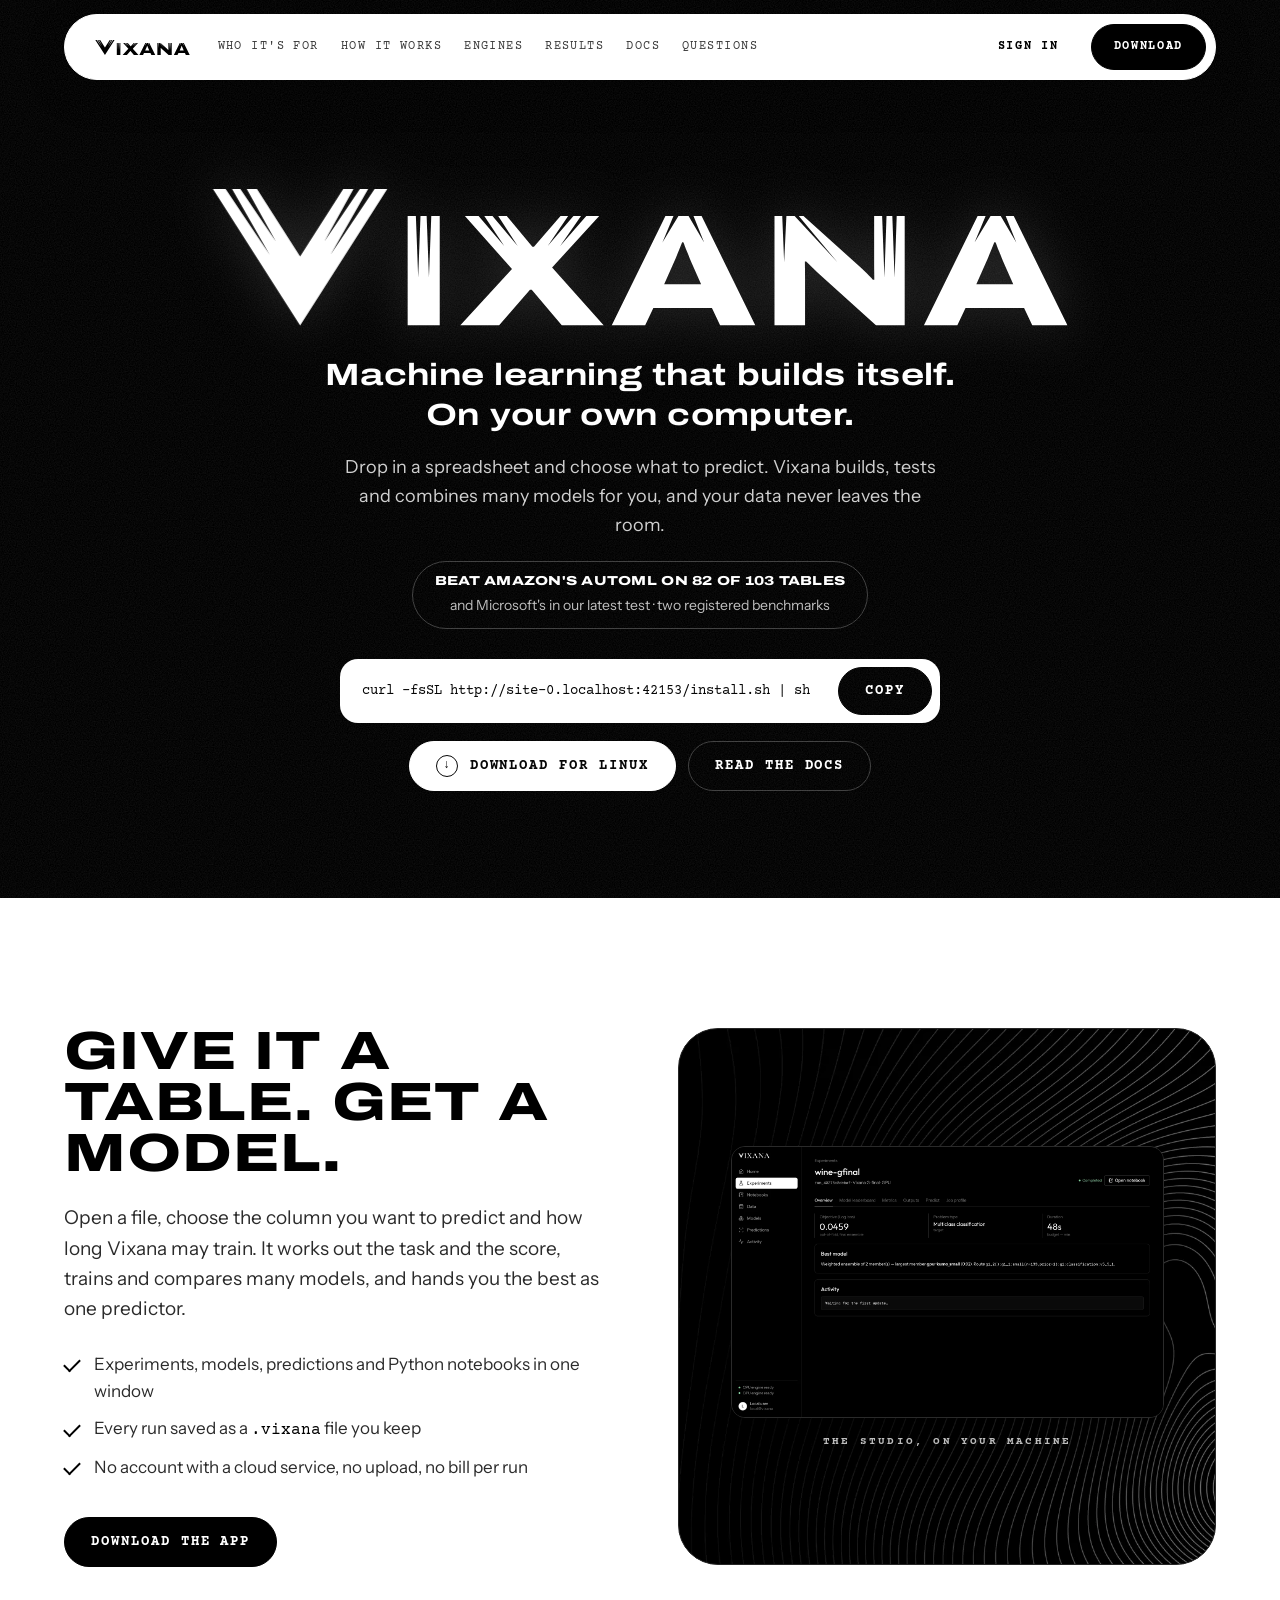
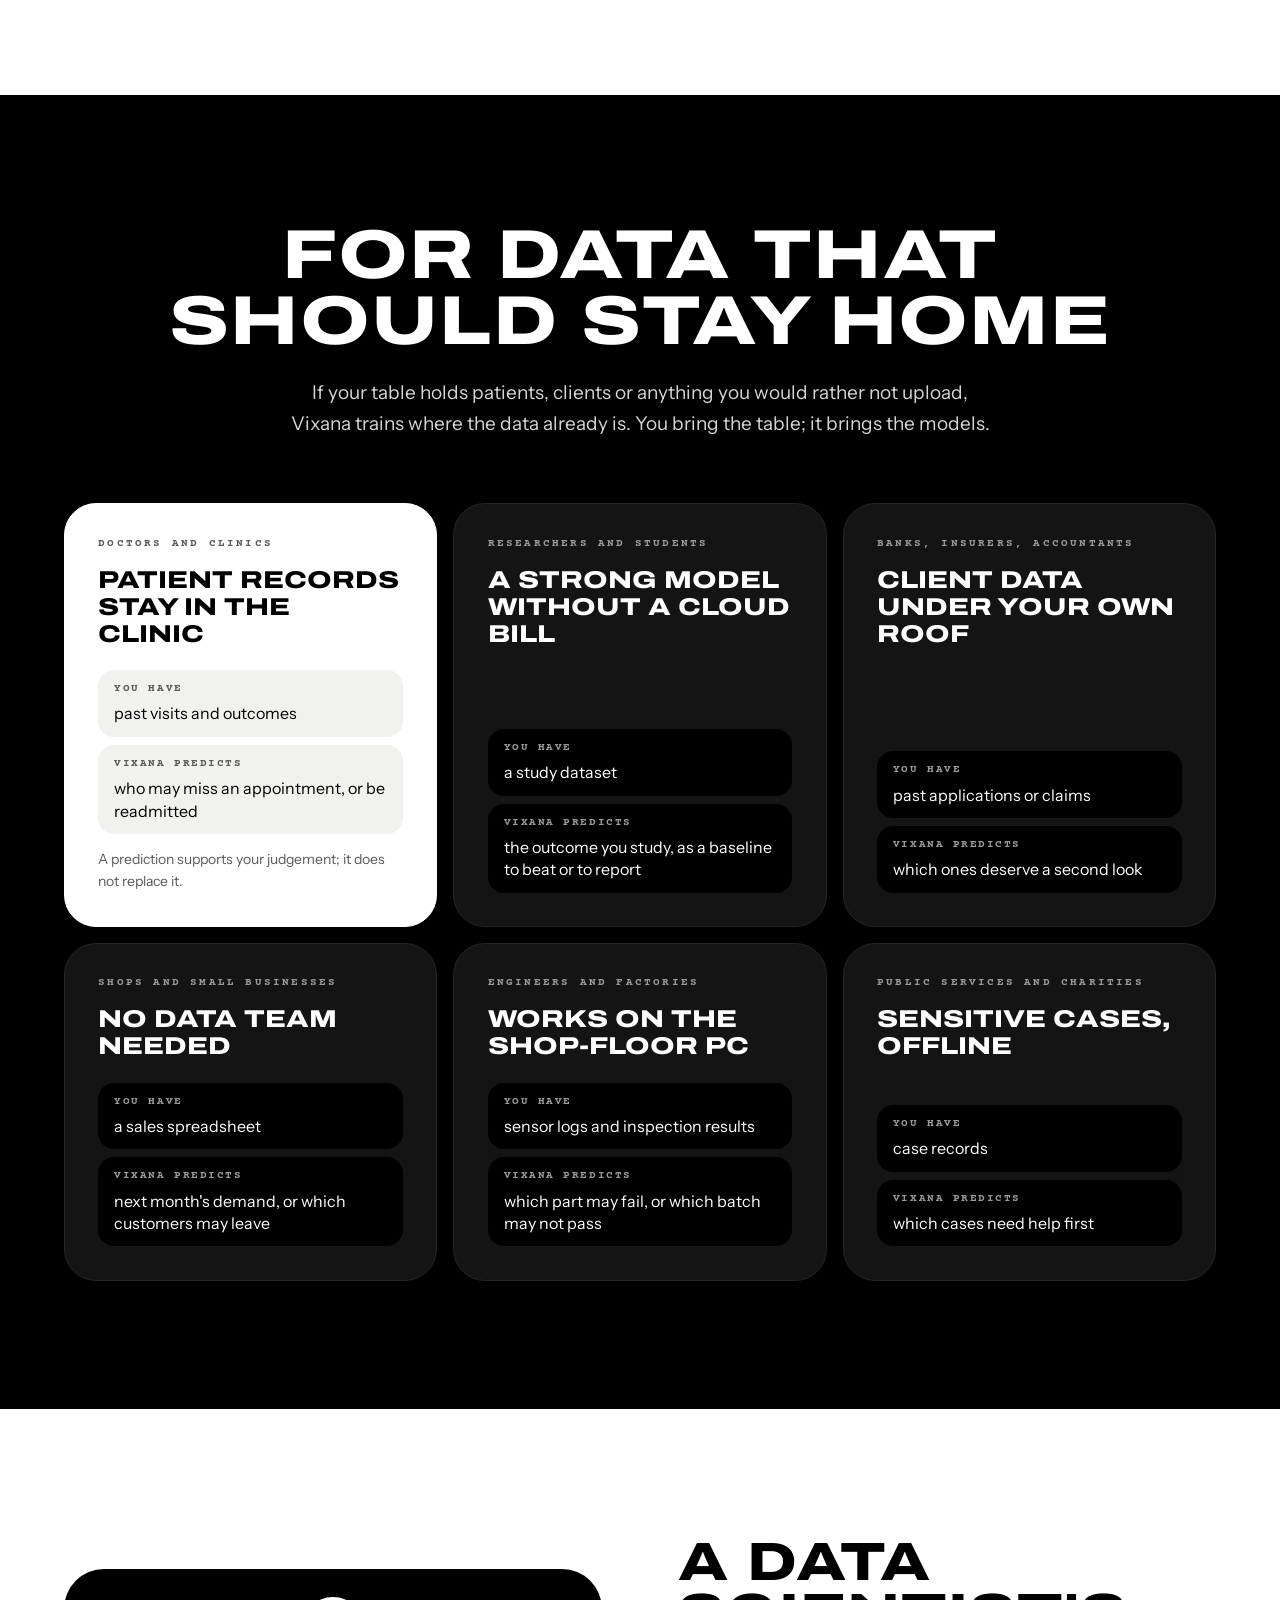
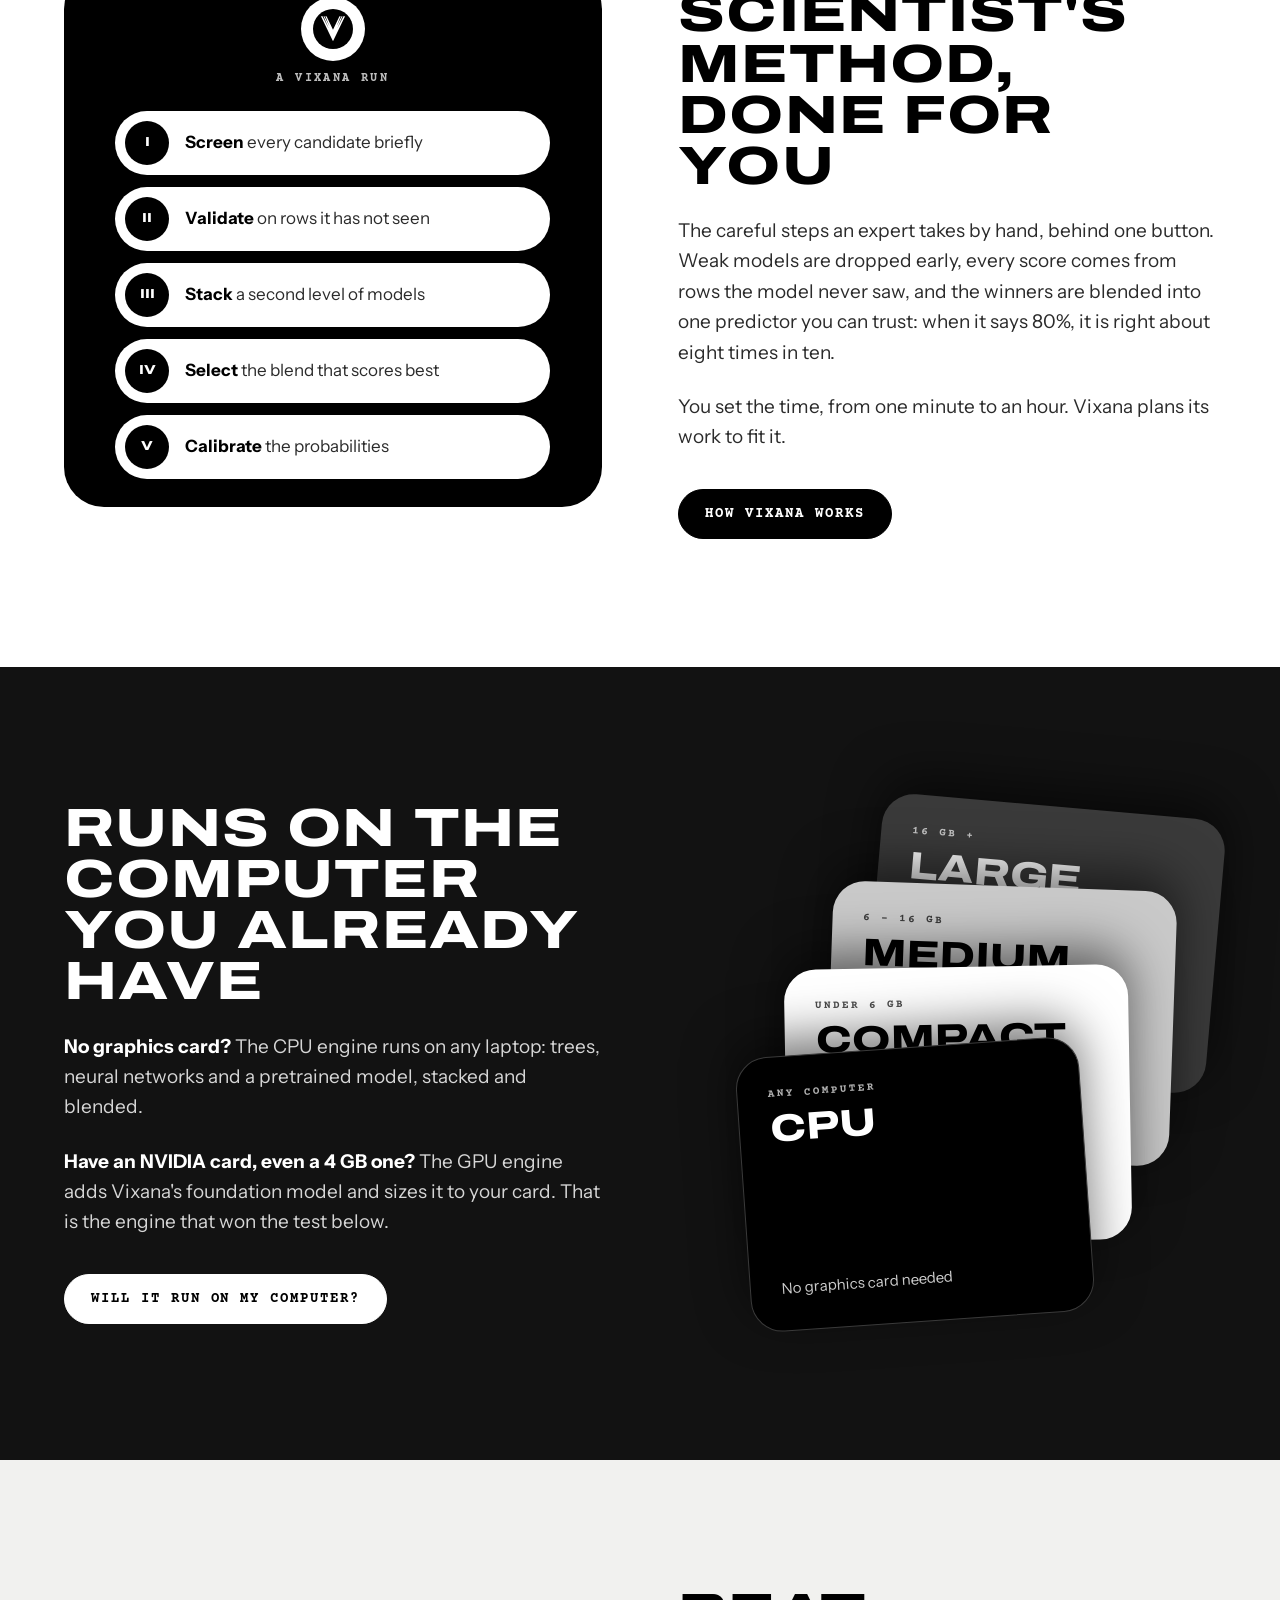
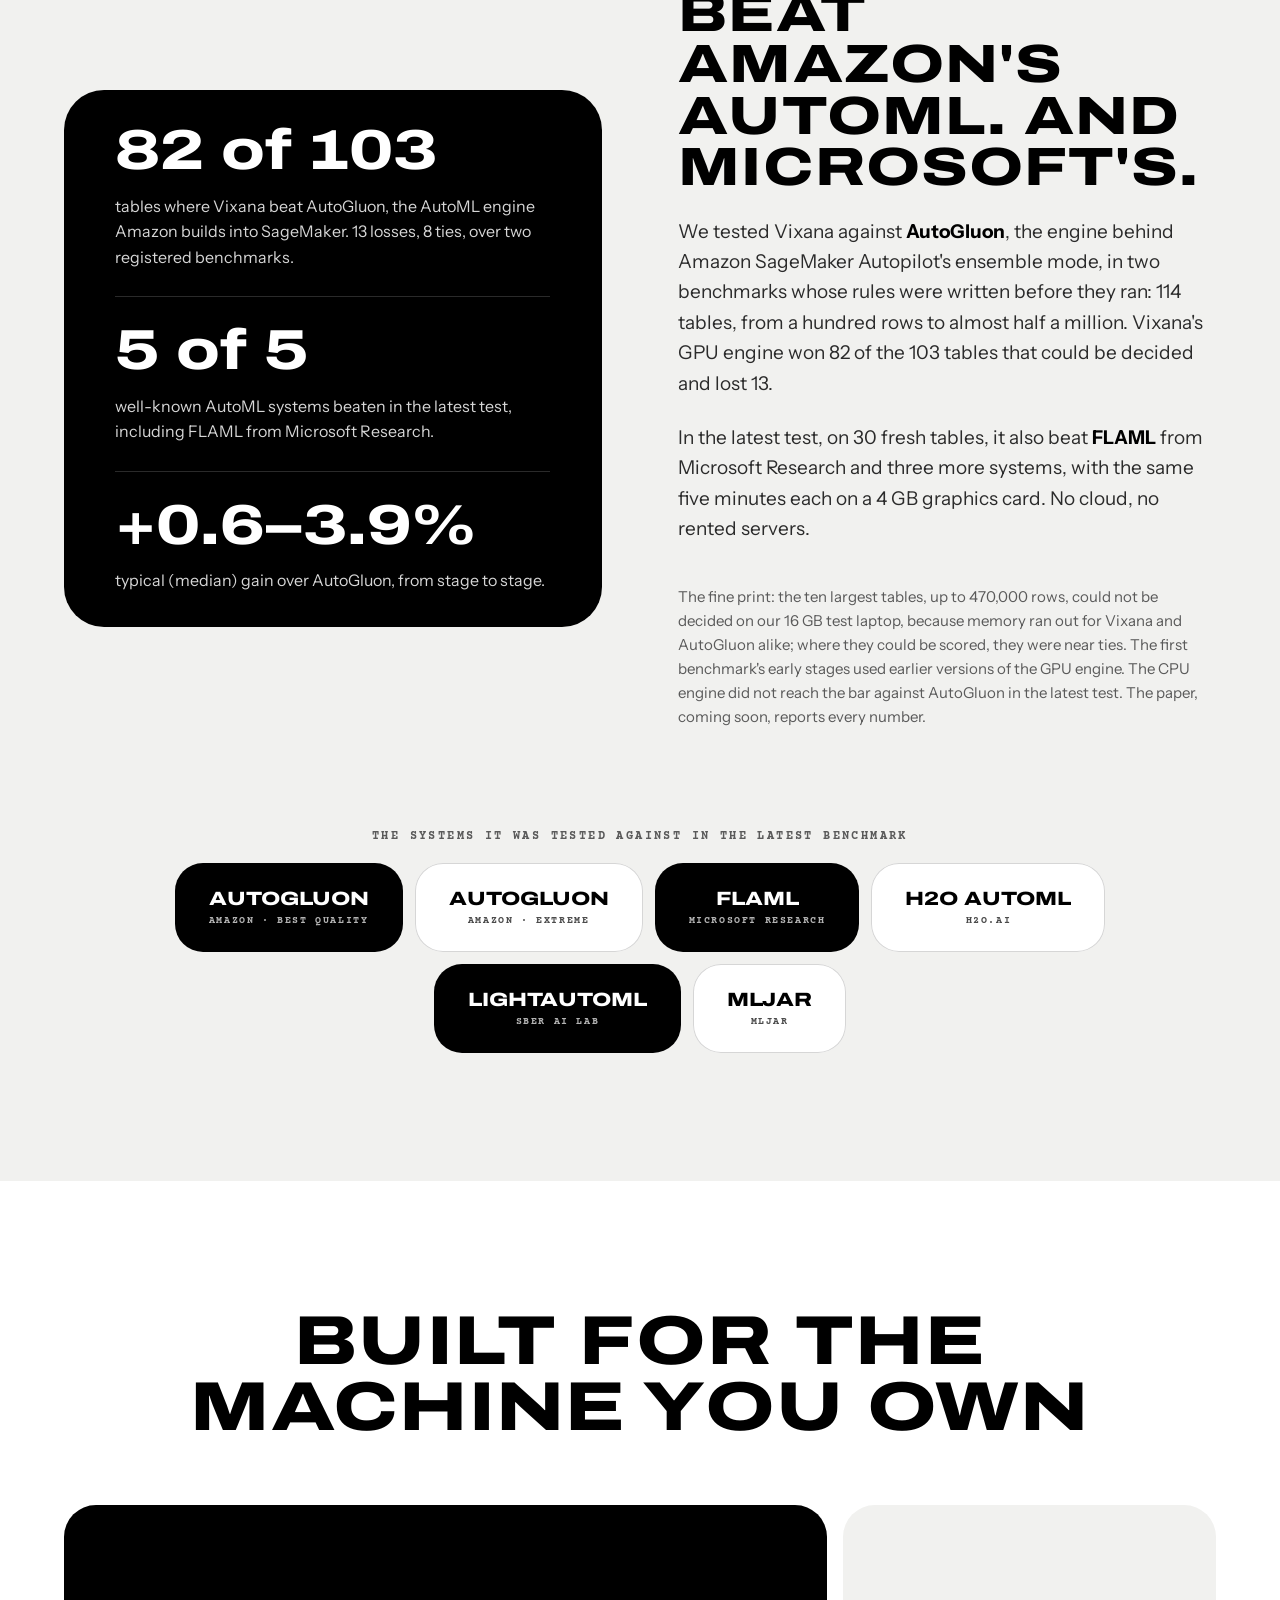
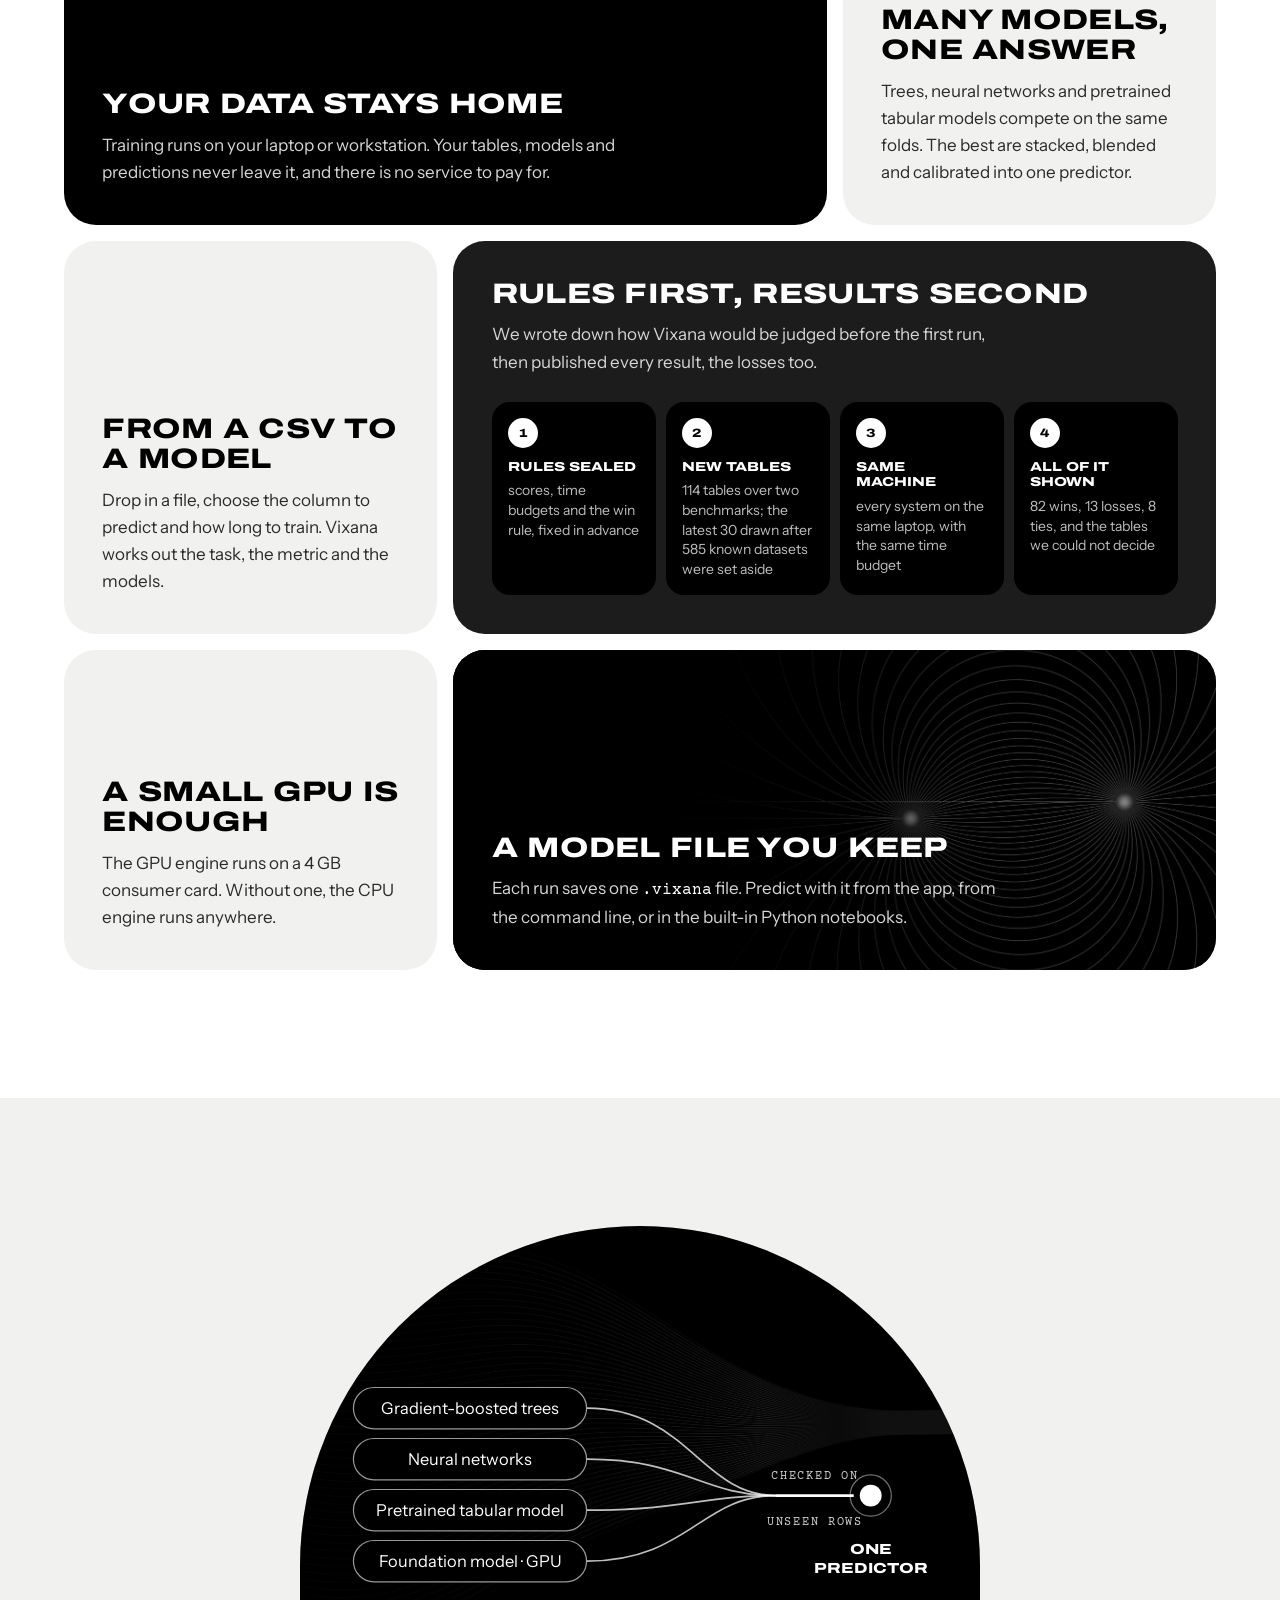
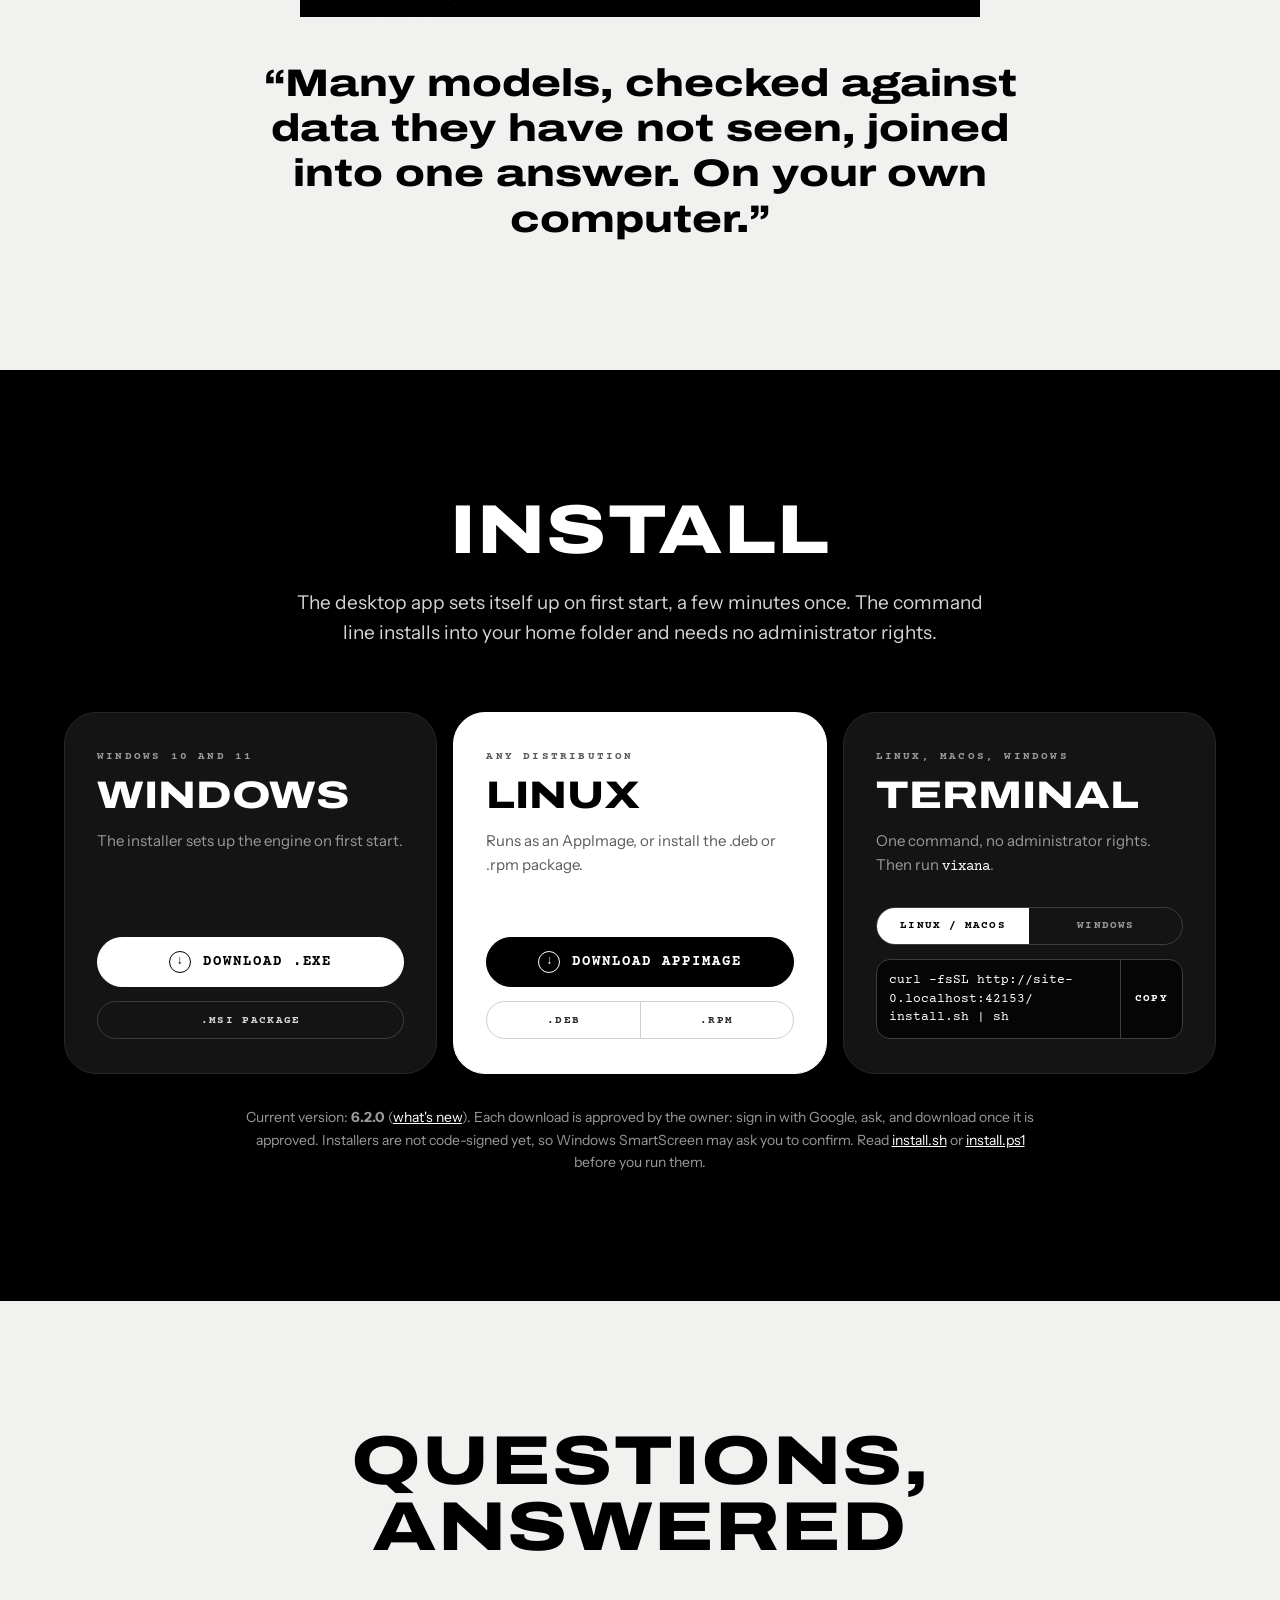
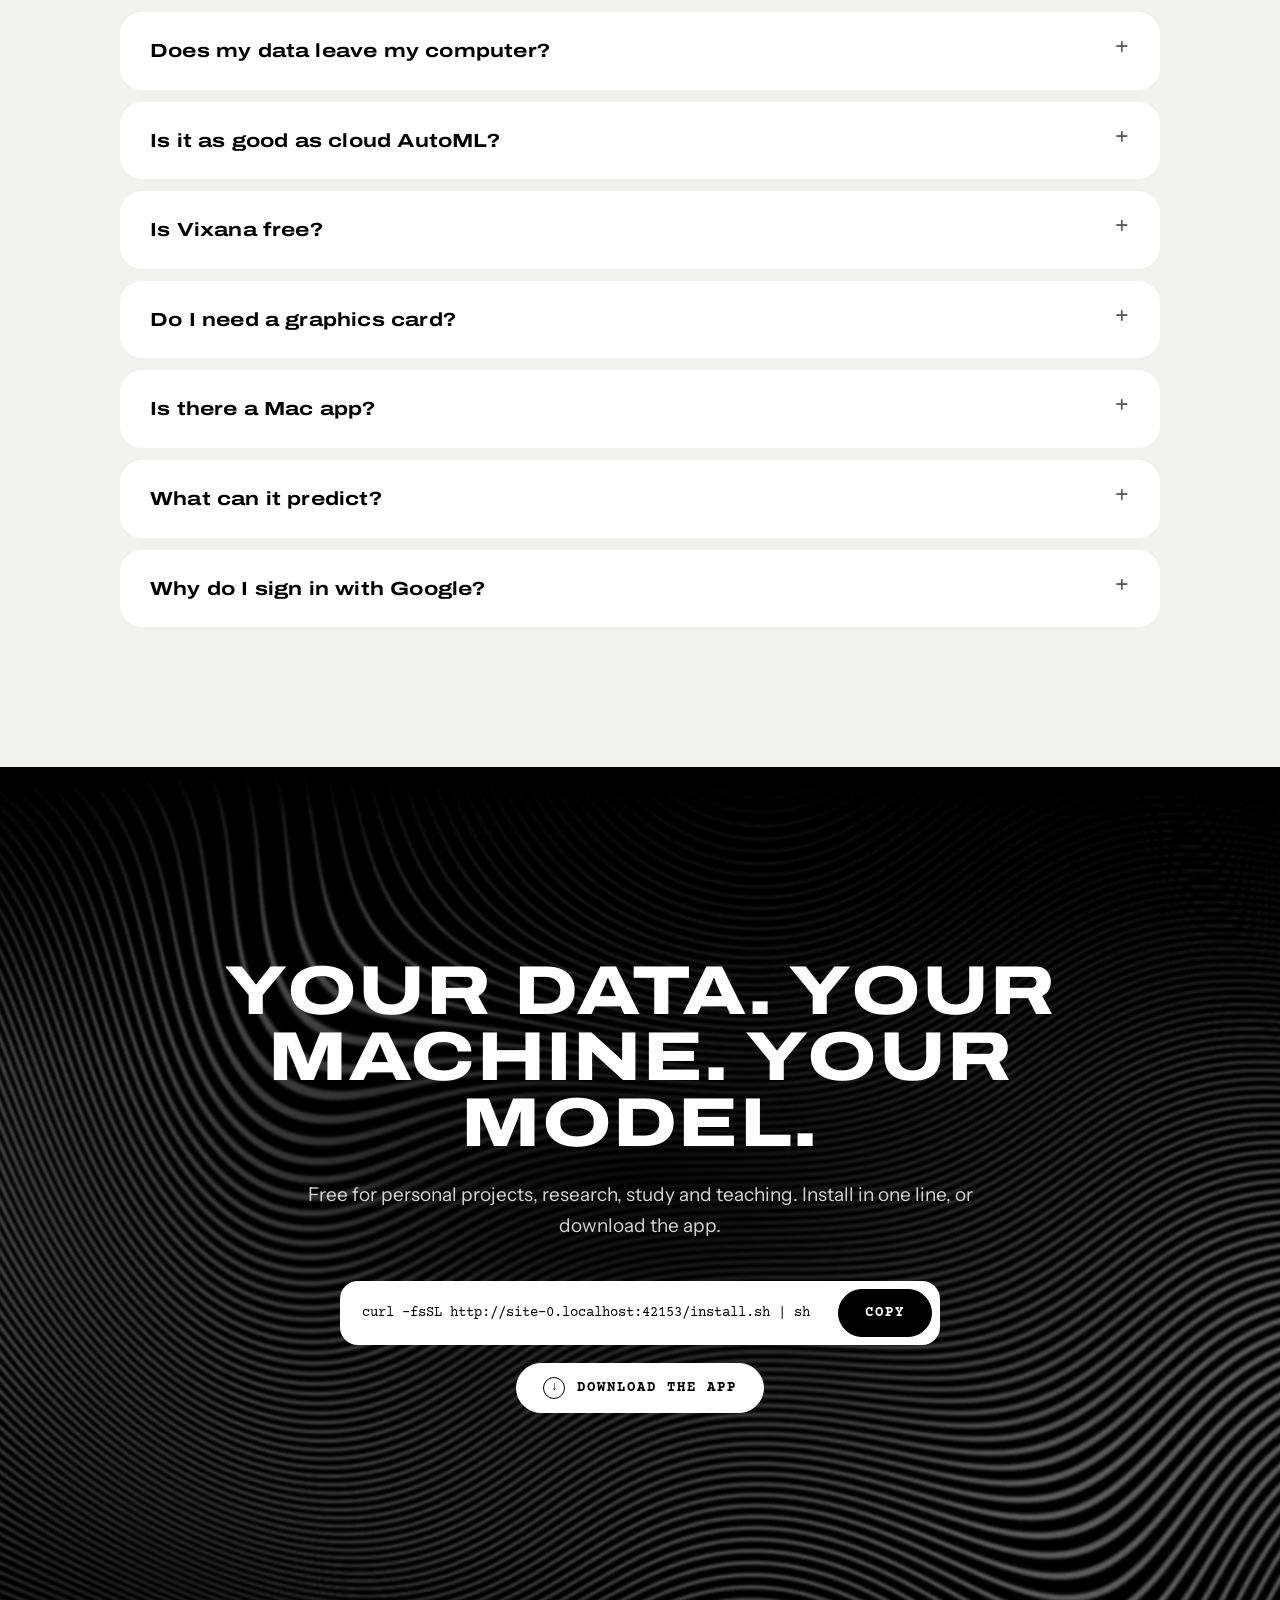
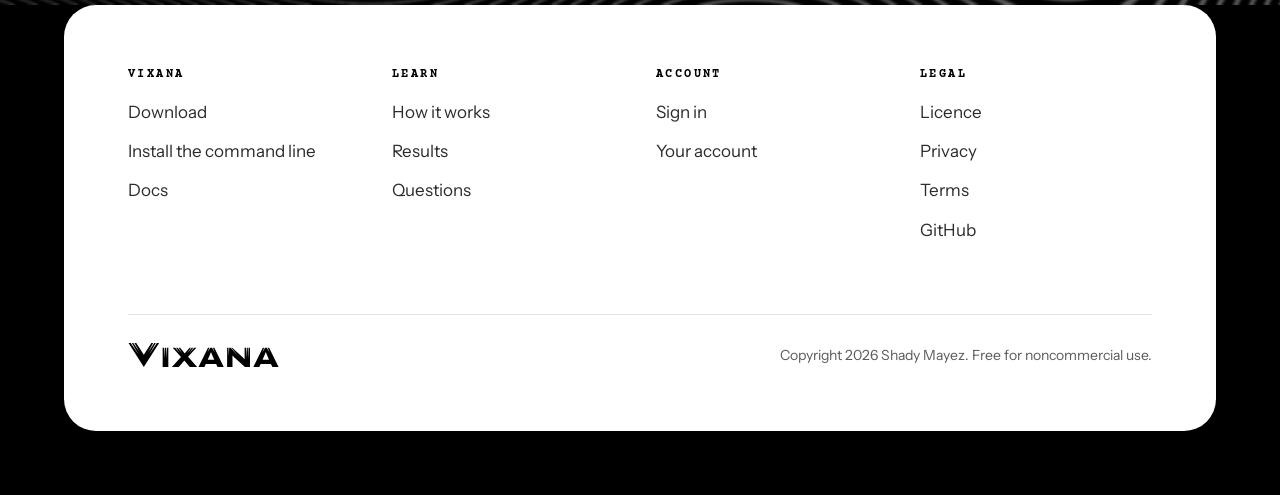
<file: index.html>
<!doctype html>
<html lang="en">
<head>
<meta charset="utf-8">
<meta name="viewport" content="width=device-width, initial-scale=1">
<title>Vixana — local AutoML for your own models</title>
<meta name="description" content="Vixana builds, tests and combines many machine-learning models from your spreadsheet, on your own computer. In two registered benchmarks it beat Amazon's AutoGluon on 82 of 103 tables, and in the latest it also beat Microsoft's FLAML.">
<meta name="theme-color" content="#000000">
<meta property="og:title" content="Vixana — local AutoML">
<meta property="og:description" content="Machine learning that builds itself, on your own computer. Beat Amazon's AutoML on 82 of 103 tables in registered tests.">
<meta property="og:image" content="assets/img/icon-256.png">
<link rel="icon" href="assets/img/favicon.svg" type="image/svg+xml">
<link rel="apple-touch-icon" href="assets/img/icon-256.png">
<link rel="preload" href="assets/fonts/archivo-expanded-800.woff2" as="font" type="font/woff2" crossorigin>
<link rel="stylesheet" href="styles.css?v=6.10.0">
<!-- the hero's sequence plays only where motion is welcome; set before the first paint so nothing flashes -->
<script>if (!matchMedia("(prefers-reduced-motion: reduce)").matches) document.documentElement.classList.add("motion");</script>
</head>
<body>
<a class="skip" href="#main">Skip to content</a>

<header class="bar">
  <div class="bar-inner">
    <a class="bar-brand" href="#top" aria-label="Vixana, back to top">
      <img src="assets/img/statement.svg" alt="Vixana" width="754" height="100">
    </a>
    <nav class="bar-nav" aria-label="Sections">
      <a href="#who">Who it's for</a>
      <a href="#how">How it works</a>
      <a href="#engines">Engines</a>
      <a href="#results">Results</a>
      <a href="docs.html">Docs</a>
      <a href="#faq">Questions</a>
    </nav>
    <a class="bar-signin" href="login.html" data-account-link hidden>Sign in</a>
    <a class="btn btn-small btn-dark" href="#download">Download</a>
  </div>
</header>

<main id="main">
  <!-- Hero: lines from every side gather into the V (many models, one answer), then the name completes -->
  <section class="hero band band-black" id="top" aria-labelledby="hero-title">
    <canvas class="hero-flow" aria-hidden="true"></canvas>
    <div class="band-inner hero-center">
      <div class="hero-inner">
        <h1 id="hero-title" class="hero-name" aria-label="Vixana"><!-- statement: written by website/art/make_statement.py --><svg class="statement-word" viewBox="0 0 630.0 100" data-v="2.11 127.71 32.28 4.84" aria-hidden="true"><defs><linearGradient id="sheen" gradientUnits="userSpaceOnUse" x1="-180" y1="0" x2="-40" y2="60"><stop offset="0" stop-color="#fff" stop-opacity="0"/><stop offset=".5" stop-color="#fff" stop-opacity=".9"/><stop offset="1" stop-color="#fff" stop-opacity="0"/><animateTransform id="sheen-run" attributeName="gradientTransform" type="translate" from="0 0" to="870 0" dur="1.8s" begin="4.4s; sheen-run.end + 7s" fill="freeze"/></linearGradient></defs><g id="word-shape"><path class="word-v" d="M2.11 0 65.96 100 129.82 0H120.51L88.26 48.23L115.81 0H109.74L83.74 38.46L105.07 0H97.54L65.96 49.46L34.38 0H26.85L48.18 38.46L22.19 0H16.12L43.66 48.23L11.42 0Z"/><path class="word-rest" d="M144.61 100H168.28V19.77H162.09L160.39 64.92L158.69 19.77H154.19L152.5 64.92L150.8 19.77H144.61Z M183.21 100H211.66L234.4 73.88H235.69L257.84 100H288.51L250.61 57.55L285.13 19.77H275.66L256.5 41.72L271.79 19.77H266.25L247.4 41.72L262.37 19.77H256.79L237.32 42.27H236.15L217.38 19.77H211.11L225.37 41.72L206.92 19.77H200.93L215.54 41.72L196.73 19.77H186.71L221.22 58.6Z M294.23 100H318.72L324.78 87.17H367.7L373.76 100H399.53L360.12 19.77H354.2L361.97 39.28L350.57 19.77H343.16L331.41 39.28L339.53 19.77H333.64ZM332.71 69.8 339.94 53.47Q340.76 51.84 341.75 49.27Q342.74 46.71 343.91 43.91Q345.07 41.11 345.89 39.01H346.71Q347.17 39.94 347.87 41.87Q348.57 43.79 349.5 46.06Q350.44 48.34 351.25 50.38Q352.07 52.42 352.54 53.47L359.77 69.8Z M413.53 100H435.92V65.25Q435.92 61.4 435.86 58.02Q435.8 54.64 435.8 53.12H436.73Q438.6 54.87 441.63 57.9Q444.66 60.93 447.46 63.38L488.05 100H508.92V19.77H503.06L501.49 64.92L499.85 19.77H495.6L494.07 64.92L492.39 19.77H486.53V55.57Q486.53 58.02 486.59 61.17Q486.65 64.31 486.65 66.41H485.6Q484.31 64.9 482.51 63.15Q480.7 61.4 479.01 59.77Q477.32 58.13 476.27 57.2L434.75 19.77H431.31L459.66 53.72L428.26 19.77H422.25L420.61 53.72L419.2 19.77H413.53Z M522.92 100H547.41L553.47 87.17H596.38L602.45 100H628.22L588.8 19.77H582.89L590.66 39.28L579.25 19.77H571.85L560.09 39.28L568.21 19.77H562.33ZM561.4 69.8 568.63 53.47Q569.45 51.84 570.44 49.27Q571.43 46.71 572.59 43.91Q573.76 41.11 574.58 39.01H575.39Q575.86 39.94 576.56 41.87Q577.26 43.79 578.19 46.06Q579.13 48.34 579.94 50.38Q580.76 52.42 581.22 53.47L588.45 69.8Z"/></g><use class="word-sheen" href="#word-shape" fill="url(#sheen)"/></svg><!-- /statement --></h1>
        <p class="hero-tag">Machine learning that builds itself.<br>On your own computer.</p>
        <p class="hero-lede">Drop in a spreadsheet and choose what to predict. Vixana builds, tests and combines many
          models for you, and your data never leaves the room.</p>
        <a class="hero-proof" href="#results"><strong>Beat Amazon's AutoML on 82 of 103 tables</strong>
          <span>and Microsoft's in our latest test · two registered benchmarks</span></a>
        <div class="field" id="hero-cmd">
          <code data-cmd="unix">curl -fsSL https://vixana.online/install.sh | sh</code>
          <button class="btn btn-dark" type="button" data-copy="unix">Copy</button>
        </div>
        <div class="hero-actions">
          <a class="btn btn-icon" id="primary-download" href="#download"><span class="btn-glyph" aria-hidden="true">↓</span><span class="btn-label">Download</span></a>
          <a class="btn btn-ghost" href="docs.html">Read the docs</a>
        </div>
      </div>
    </div>
  </section>

  <!-- The Studio, right under the hero -->
  <section class="band band-white" id="studio" aria-labelledby="studio-title">
    <div class="band-inner split">
      <div class="split-text">
        <h2 id="studio-title" class="title">Give it a table. Get a model.</h2>
        <p class="lede">Open a file, choose the column you want to predict and how long Vixana may train. It works out
          the task and the score, trains and compares many models, and hands you the best as one predictor.</p>
        <ul class="ticks">
          <li>Experiments, models, predictions and Python notebooks in one window</li>
          <li>Every run saved as a <code>.vixana</code> file you keep</li>
          <li>No account with a cloud service, no upload, no bill per run</li>
        </ul>
        <a class="btn btn-dark" href="#download">Download the app</a>
      </div>
      <figure class="split-media media-card media-art" style="--art: url(assets/bg/terrain.webp?v=6.3)">
        <img src="assets/img/studio.webp" alt="The Vixana Studio showing a finished experiment: log loss 0.0459, a weighted ensemble of two models, trained in 48 seconds." width="1600" height="1000" loading="lazy">
        <figcaption>The Studio, on your machine</figcaption>
      </figure>
    </div>
  </section>

  <!-- Who it is for -->
  <section class="band band-black" id="who" aria-labelledby="who-title">
    <div class="band-inner">
      <h2 id="who-title" class="title title-center">For data that should stay home</h2>
      <p class="lede lede-center">If your table holds patients, clients or anything you would rather not upload, Vixana
        trains where the data already is. You bring the table; it brings the models.</p>
      <div class="who">
        <article class="who-card who-light">
          <p class="who-role">Doctors and clinics</p>
          <h3>Patient records stay in the clinic</h3>
          <dl><div><dt>You have</dt><dd>past visits and outcomes</dd></div>
            <div><dt>Vixana predicts</dt><dd>who may miss an appointment, or be readmitted</dd></div></dl>
          <p class="who-note">A prediction supports your judgement; it does not replace it.</p>
        </article>
        <article class="who-card">
          <p class="who-role">Researchers and students</p>
          <h3>A strong model without a cloud bill</h3>
          <dl><div><dt>You have</dt><dd>a study dataset</dd></div>
            <div><dt>Vixana predicts</dt><dd>the outcome you study, as a baseline to beat or to report</dd></div></dl>
        </article>
        <article class="who-card">
          <p class="who-role">Banks, insurers, accountants</p>
          <h3>Client data under your own roof</h3>
          <dl><div><dt>You have</dt><dd>past applications or claims</dd></div>
            <div><dt>Vixana predicts</dt><dd>which ones deserve a second look</dd></div></dl>
        </article>
        <article class="who-card">
          <p class="who-role">Shops and small businesses</p>
          <h3>No data team needed</h3>
          <dl><div><dt>You have</dt><dd>a sales spreadsheet</dd></div>
            <div><dt>Vixana predicts</dt><dd>next month's demand, or which customers may leave</dd></div></dl>
        </article>
        <article class="who-card">
          <p class="who-role">Engineers and factories</p>
          <h3>Works on the shop-floor PC</h3>
          <dl><div><dt>You have</dt><dd>sensor logs and inspection results</dd></div>
            <div><dt>Vixana predicts</dt><dd>which part may fail, or which batch may not pass</dd></div></dl>
        </article>
        <article class="who-card">
          <p class="who-role">Public services and charities</p>
          <h3>Sensitive cases, offline</h3>
          <dl><div><dt>You have</dt><dd>case records</dd></div>
            <div><dt>Vixana predicts</dt><dd>which cases need help first</dd></div></dl>
        </article>
      </div>
    </div>
  </section>

  <!-- How a run works: the five steps as a stack of pills -->
  <section class="band band-white" id="how" aria-labelledby="how-title">
    <div class="band-inner split split-flip">
      <div class="split-media media-card media-ink">
        <div class="stack-head" aria-hidden="true"><img src="assets/img/favicon.svg" alt="" width="56" height="56"><span>A Vixana run</span></div>
        <ol class="pill-stack" aria-label="The five steps">
          <li><span class="pill-num" aria-hidden="true">I</span><span><strong>Screen</strong> every candidate briefly</span></li>
          <li><span class="pill-num" aria-hidden="true">II</span><span><strong>Validate</strong> on rows it has not seen</span></li>
          <li><span class="pill-num" aria-hidden="true">III</span><span><strong>Stack</strong> a second level of models</span></li>
          <li><span class="pill-num" aria-hidden="true">IV</span><span><strong>Select</strong> the blend that scores best</span></li>
          <li><span class="pill-num" aria-hidden="true">V</span><span><strong>Calibrate</strong> the probabilities</span></li>
        </ol>
      </div>
      <div class="split-text">
        <h2 id="how-title" class="title">A data scientist's method, done for you</h2>
        <p class="lede">The careful steps an expert takes by hand, behind one button. Weak models are dropped early, every
          score comes from rows the model never saw, and the winners are blended into one predictor you can trust:
          when it says 80%, it is right about eight times in ten.</p>
        <p class="lede">You set the time, from one minute to an hour. Vixana plans its work to fit it.</p>
        <a class="btn btn-dark" href="docs.html#what">How Vixana works</a>
      </div>
    </div>
  </section>

  <!-- Two engines: fanned cards -->
  <section class="band band-graphite" id="engines" aria-labelledby="engines-title">
    <div class="band-inner split">
      <div class="split-text">
        <h2 id="engines-title" class="title">Runs on the computer you already have</h2>
        <p class="lede"><strong>No graphics card?</strong> The CPU engine runs on any laptop: trees, neural networks and
          a pretrained model, stacked and blended.</p>
        <p class="lede"><strong>Have an NVIDIA card, even a 4 GB one?</strong> The GPU engine adds Vixana's foundation
          model and sizes it to your card. That is the engine that won the test below.</p>
        <a class="btn" href="docs.html#hardware">Will it run on my computer?</a>
      </div>
      <div class="split-media fan" aria-hidden="true">
        <div class="fan-card fan-1"><span class="fan-tag">16 GB +</span><span class="fan-big">Large</span><span class="fan-sub">50,000 example rows</span></div>
        <div class="fan-card fan-2"><span class="fan-tag">6 – 16 GB</span><span class="fan-big">Medium</span><span class="fan-sub">20,000 example rows</span></div>
        <div class="fan-card fan-3"><span class="fan-tag">Under 6 GB</span><span class="fan-big">Compact</span><span class="fan-sub">8,000 example rows</span></div>
        <div class="fan-card fan-4"><span class="fan-tag">Any computer</span><span class="fan-big">CPU</span><span class="fan-sub">No graphics card needed</span></div>
      </div>
    </div>
  </section>

  <!-- Results -->
  <section class="band band-paper" id="results" aria-labelledby="results-title">
    <div class="band-inner split split-flip">
      <div class="split-media media-card media-ink stats">
        <dl class="facts">
          <div><dt>82 of 103</dt><dd>tables where Vixana beat AutoGluon, the AutoML engine Amazon builds into SageMaker.
            13 losses, 8 ties, over two registered benchmarks.</dd></div>
          <div><dt>5 of 5</dt><dd>well-known AutoML systems beaten in the latest test, including FLAML from Microsoft
            Research.</dd></div>
          <div><dt>+0.6–3.9%</dt><dd>typical (median) gain over AutoGluon, from stage to stage.</dd></div>
        </dl>
      </div>
      <div class="split-text">
        <h2 id="results-title" class="title">Beat Amazon's AutoML. And Microsoft's.</h2>
        <p class="lede">We tested Vixana against <strong>AutoGluon</strong>, the engine behind Amazon SageMaker
          Autopilot's ensemble mode, in two benchmarks whose rules were written before they ran: 114 tables, from a
          hundred rows to almost half a million. Vixana's GPU engine won 82 of the 103 tables that could be decided and
          lost 13.</p>
        <p class="lede">In the latest test, on 30 fresh tables, it also beat <strong>FLAML</strong> from Microsoft
          Research and three more systems, with the same five minutes each on a 4 GB graphics card. No cloud, no
          rented servers.</p>
        <p class="results-note">The fine print: the ten largest tables, up to 470,000 rows, could not be decided on our
          16 GB test laptop, because memory ran out for Vixana and AutoGluon alike; where they could be scored, they were
          near ties. The first benchmark's early stages used earlier versions of the GPU engine. The CPU engine did not
          reach the bar against AutoGluon in the latest test. The paper, coming soon, reports every number.</p>
      </div>
    </div>
    <div class="band-inner">
      <p class="tiles-title">The systems it was tested against in the latest benchmark</p>
      <ul class="tiles">
        <li><span>AutoGluon</span><small>Amazon · best quality</small></li>
        <li><span>AutoGluon</span><small>Amazon · extreme</small></li>
        <li><span>FLAML</span><small>Microsoft Research</small></li>
        <li><span>H2O AutoML</span><small>H2O.ai</small></li>
        <li><span>LightAutoML</span><small>Sber AI Lab</small></li>
        <li><span>MLJAR</span><small>MLJAR</small></li>
      </ul>
    </div>
  </section>

  <!-- Why: a bento grid -->
  <section class="band band-white" id="why" aria-labelledby="why-title">
    <div class="band-inner">
      <h2 id="why-title" class="title title-center">Built for the machine you own</h2>
      <div class="bento">
        <article class="tile-card tile-wide tile-ink">
          <h3>Your data stays home</h3>
          <p>Training runs on your laptop or workstation. Your tables, models and predictions never leave it, and there
            is no service to pay for.</p>
        </article>
        <article class="tile-card tile-paper">
          <h3>Many models, one answer</h3>
          <p>Trees, neural networks and pretrained tabular models compete on the same folds. The best are stacked,
            blended and calibrated into one predictor.</p>
        </article>
        <article class="tile-card tile-paper">
          <h3>From a CSV to a model</h3>
          <p>Drop in a file, choose the column to predict and how long to train. Vixana works out the task, the metric
            and the models.</p>
        </article>
        <article class="tile-card tile-wide tile-graphite tile-proof">
          <h3>Rules first, results second</h3>
          <p>We wrote down how Vixana would be judged before the first run, then published every result, the losses
            too.</p>
          <ol class="proof">
            <li><strong>Rules sealed</strong><span>scores, time budgets and the win rule, fixed in advance</span></li>
            <li><strong>New tables</strong><span>114 tables over two benchmarks; the latest 30 drawn after 585 known datasets were set aside</span></li>
            <li><strong>Same machine</strong><span>every system on the same laptop, with the same time budget</span></li>
            <li><strong>All of it shown</strong><span>82 wins, 13 losses, 8 ties, and the tables we could not decide</span></li>
          </ol>
        </article>
        <article class="tile-card tile-paper">
          <h3>A small GPU is enough</h3>
          <p>The GPU engine runs on a 4 GB consumer card. Without one, the CPU engine runs anywhere.</p>
        </article>
        <article class="tile-card tile-wide tile-ink tile-art" style="--art: url(assets/bg/dipole.webp?v=6.3)">
          <h3>A model file you keep</h3>
          <p>Each run saves one <code>.vixana</code> file. Predict with it from the app, from the command line, or in
            the built-in Python notebooks.</p>
        </article>
      </div>
    </div>
  </section>

  <!-- A line to remember, under an arch -->
  <section class="band band-paper band-quote" aria-label="In one line">
    <div class="band-inner quote">
      <figure class="quote-arch">
        <svg viewBox="0 0 560 322" role="img" aria-labelledby="mix-title">
          <title id="mix-title">Four kinds of model, each checked on rows it has not seen, joined into one predictor</title>
          <defs><clipPath id="arch-clip"><path d="M0 322V280A280 280 0 0 1 560 280V322Z"/></clipPath></defs>
          <g clip-path="url(#arch-clip)">
            <rect width="560" height="322" fill="#000"/>
            <image href="assets/bg/converge.webp?v=6.3" width="560" height="322" preserveAspectRatio="xMidYMid slice" opacity=".28"/>
            <g fill="none" stroke="#fff" stroke-width="1.4" stroke-opacity=".75">
              <path d="M236 150C320 150 330 222 392 222"/>
              <path d="M236 192C318 192 330 222 392 222"/>
              <path d="M236 234C318 234 330 222 392 222"/>
              <path d="M236 276C320 276 330 222 392 222"/>
              <path d="M392 222H456" stroke-opacity="1" stroke-width="2.2"/>
            </g>
            <g fill="#000" stroke="#fff" stroke-opacity=".6">
              <rect x="44" y="133" width="192" height="34" rx="17"/>
              <rect x="44" y="175" width="192" height="34" rx="17"/>
              <rect x="44" y="217" width="192" height="34" rx="17"/>
              <rect x="44" y="259" width="192" height="34" rx="17"/>
            </g>
            <g fill="#fff" font-family="Instrument Sans, system-ui, sans-serif" font-size="13.5" text-anchor="middle">
              <text x="140" y="155">Gradient-boosted trees</text>
              <text x="140" y="197">Neural networks</text>
              <text x="140" y="239">Pretrained tabular model</text>
              <text x="140" y="281">Foundation model · GPU</text>
            </g>
            <g font-family="Courier Prime, monospace" font-size="10" letter-spacing="1.4" text-anchor="middle" fill="#cfcfcf">
              <text x="424" y="208">CHECKED ON</text>
              <text x="424" y="246">UNSEEN ROWS</text>
            </g>
            <circle cx="470" cy="222" r="17" fill="none" stroke="#fff" stroke-opacity=".45"/>
            <circle cx="470" cy="222" r="9" fill="#fff"/>
            <text x="470" y="270" fill="#fff" font-family="Archivo Expanded, Arial Black, sans-serif" font-weight="800" font-size="12" text-anchor="middle">ONE</text>
            <text x="470" y="286" fill="#fff" font-family="Archivo Expanded, Arial Black, sans-serif" font-weight="800" font-size="12" text-anchor="middle">PREDICTOR</text>
          </g>
        </svg>
      </figure>
      <p class="quote-text">“Many models, checked against data they have not seen, joined into one answer. On your own
        computer.”</p>
    </div>
  </section>

  <!-- Download -->
  <section class="band band-black" id="download" aria-labelledby="download-title">
    <div class="band-inner">
      <h2 id="download-title" class="title title-center">Install</h2>
      <p class="lede lede-center">The desktop app sets itself up on first start, a few minutes once. The command line
        installs into your home folder and needs no administrator rights.</p>
      <div class="installs">
        <article class="install" id="windows">
          <p class="install-tag">Windows 10 and 11</p>
          <h3>Windows</h3>
          <p class="install-meta">The installer sets up the engine on first start.</p>
          <a class="btn btn-icon" data-release="windows" href="download.html?file=Vixana_6.2.0_x64-setup.exe&amp;tag=v6.2.0"><span class="btn-glyph" aria-hidden="true">↓</span><span class="btn-label">Download .exe</span></a>
          <div class="alt"><a href="download.html?file=Vixana_6.2.0_x64_en-US.msi&amp;tag=v6.2.0">.msi package</a></div>
        </article>
        <article class="install" id="linux">
          <p class="install-tag">Any distribution</p>
          <h3>Linux</h3>
          <p class="install-meta">Runs as an AppImage, or install the .deb or .rpm package.</p>
          <a class="btn btn-icon" data-release="linux" href="download.html?file=Vixana_6.2.0_amd64.AppImage&amp;tag=v6.2.0"><span class="btn-glyph" aria-hidden="true">↓</span><span class="btn-label">Download AppImage</span></a>
          <div class="alt"><a href="download.html?file=Vixana_6.2.0_amd64.deb&amp;tag=v6.2.0">.deb</a><a href="download.html?file=Vixana-6.2.0-1.x86_64.rpm&amp;tag=v6.2.0">.rpm</a></div>
        </article>
        <article class="install" id="terminal">
          <p class="install-tag">Linux, macOS, Windows</p>
          <h3>Terminal</h3>
          <p class="install-meta">One command, no administrator rights. Then run <code>vixana</code>.</p>
          <div class="tabs" role="tablist" aria-label="Your system">
            <button role="tab" id="tab-unix" aria-selected="true" aria-controls="cmd-unix">Linux / macOS</button>
            <button role="tab" id="tab-win" aria-selected="false" aria-controls="cmd-win" tabindex="-1">Windows</button>
          </div>
          <div class="cmd" id="cmd-unix" role="tabpanel" aria-labelledby="tab-unix">
            <code data-cmd="unix">curl -fsSL https://vixana.online/install.sh | sh</code>
            <button class="copy" type="button" data-copy="unix">Copy</button>
          </div>
          <div class="cmd" id="cmd-win" role="tabpanel" aria-labelledby="tab-win" hidden>
            <code data-cmd="win">irm https://vixana.online/install.ps1 | iex</code>
            <button class="copy" type="button" data-copy="win">Copy</button>
          </div>
        </article>
      </div>
      <p class="fine">Current version: <strong>6.2.0</strong> (<a href="https://github.com/ShadyMayez/vixana-website/releases/tag/v6.2.0">what's new</a>). Each download is approved by the owner: sign in with Google, ask, and download once it is approved. Installers are not code-signed yet, so Windows SmartScreen may ask you to confirm. Read
        <a data-repo-path="website/install.sh" href="install.sh">install.sh</a> or
        <a data-repo-path="website/install.ps1" href="install.ps1">install.ps1</a> before you run them.</p>
    </div>
  </section>

  <!-- Questions -->
  <section class="band band-paper faq" id="faq" aria-labelledby="faq-title">
    <div class="band-inner faq-inner">
      <h2 id="faq-title" class="title title-center">Questions, answered</h2>
      <details>
        <summary>Does my data leave my computer?</summary>
        <p>No. The desktop app and the command line train on your machine. The network is used only to install the
          engine's packages the first time and to sign in with Google.</p>
      </details>
      <details>
        <summary>Is it as good as cloud AutoML?</summary>
        <p>In two registered benchmarks, Vixana's GPU engine beat AutoGluon, the engine Amazon uses in SageMaker
          Autopilot, on 82 of 103 tables, with the same time budget on the same small computer. Cloud services can rent bigger
          machines; the point of Vixana is that you don't have to, and that your data stays with you.</p>
      </details>
      <details>
        <summary>Is Vixana free?</summary>
        <p>Yes, for noncommercial use: personal projects, research, study and teaching, under the PolyForm Noncommercial
          License 1.0.0. For commercial use, contact the author.</p>
      </details>
      <details>
        <summary>Do I need a graphics card?</summary>
        <p>No. The CPU engine runs anywhere. The GPU engine needs an NVIDIA card with 4 GB or more; the
          <a href="docs.html#gpu">docs</a> show what it uses on each card.</p>
      </details>
      <details>
        <summary>Is there a Mac app?</summary>
        <p>Not yet. On a Mac, install the command line with the terminal command; it runs the CPU engine.</p>
      </details>
      <details>
        <summary>What can it predict?</summary>
        <p>A column in a table: a category (churn or not, which product, which diagnosis) or a number (price, demand,
          time). It reads CSV, TSV, Excel, Parquet, Feather and JSON files, and was tested on tables from 100 to
          100,000 rows.</p>
      </details>
      <details>
        <summary>Why do I sign in with Google?</summary>
        <p>So the owner knows who is asking to download, and so the app knows who you are. Vixana receives your name,
          email address and picture, and nothing else from your Google account. See the
          <a href="privacy.html">privacy policy</a>.</p>
      </details>
    </div>
  </section>

  <!-- Last call -->
  <section class="band band-black band-final" aria-labelledby="final-title">
    <div class="band-art" style="--art: url(assets/bg/flow.webp?v=6.3)" aria-hidden="true"></div>
    <div class="band-inner final">
      <h2 id="final-title" class="title title-center">Your data. Your machine. Your model.</h2>
      <p class="lede lede-center">Free for personal projects, research, study and teaching. Install in one line, or
        download the app.</p>
      <div class="field field-center">
        <code data-cmd="unix">curl -fsSL https://vixana.online/install.sh | sh</code>
        <button class="btn btn-dark" type="button" data-copy="unix">Copy</button>
      </div>
      <div class="hero-actions"><a class="btn btn-icon" href="#download"><span class="btn-glyph" aria-hidden="true">↓</span><span class="btn-label">Download the app</span></a></div>
    </div>
  </section>
</main>

<footer class="site-foot">
  <div class="foot-card">
    <div class="foot-cols">
      <div>
        <p class="foot-head">Vixana</p>
        <a href="#download">Download</a>
        <a href="#terminal">Install the command line</a>
        <a href="docs.html">Docs</a>
      </div>
      <div>
        <p class="foot-head">Learn</p>
        <a href="#how">How it works</a>
        <a href="#results">Results</a>
        <a href="#faq">Questions</a>
      </div>
      <div>
        <p class="foot-head">Account</p>
        <a href="login.html">Sign in</a>
        <a href="account.html">Your account</a>
      </div>
      <div>
        <p class="foot-head">Legal</p>
        <a data-repo-path="LICENSE.md" href="LICENSE.md">Licence</a>
        <a href="privacy.html">Privacy</a>
        <a href="terms.html">Terms</a>
        <a data-repo href="https://github.com/ShadyMayez/vixana-website">GitHub</a>
      </div>
    </div>
    <div class="foot-base">
      <img src="assets/img/statement.svg" alt="Vixana" width="754" height="100" loading="lazy">
      <p>Copyright 2026 Shady Mayez. Free for noncommercial use.</p>
    </div>
  </div>
</footer>

<script src="site.js?v=6.8.0" defer></script>
<script src="hero.js?v=6.3.0-1" defer></script>
<script src="account.js?v=6.6.0-1" defer></script>
</body>
</html>
</file>
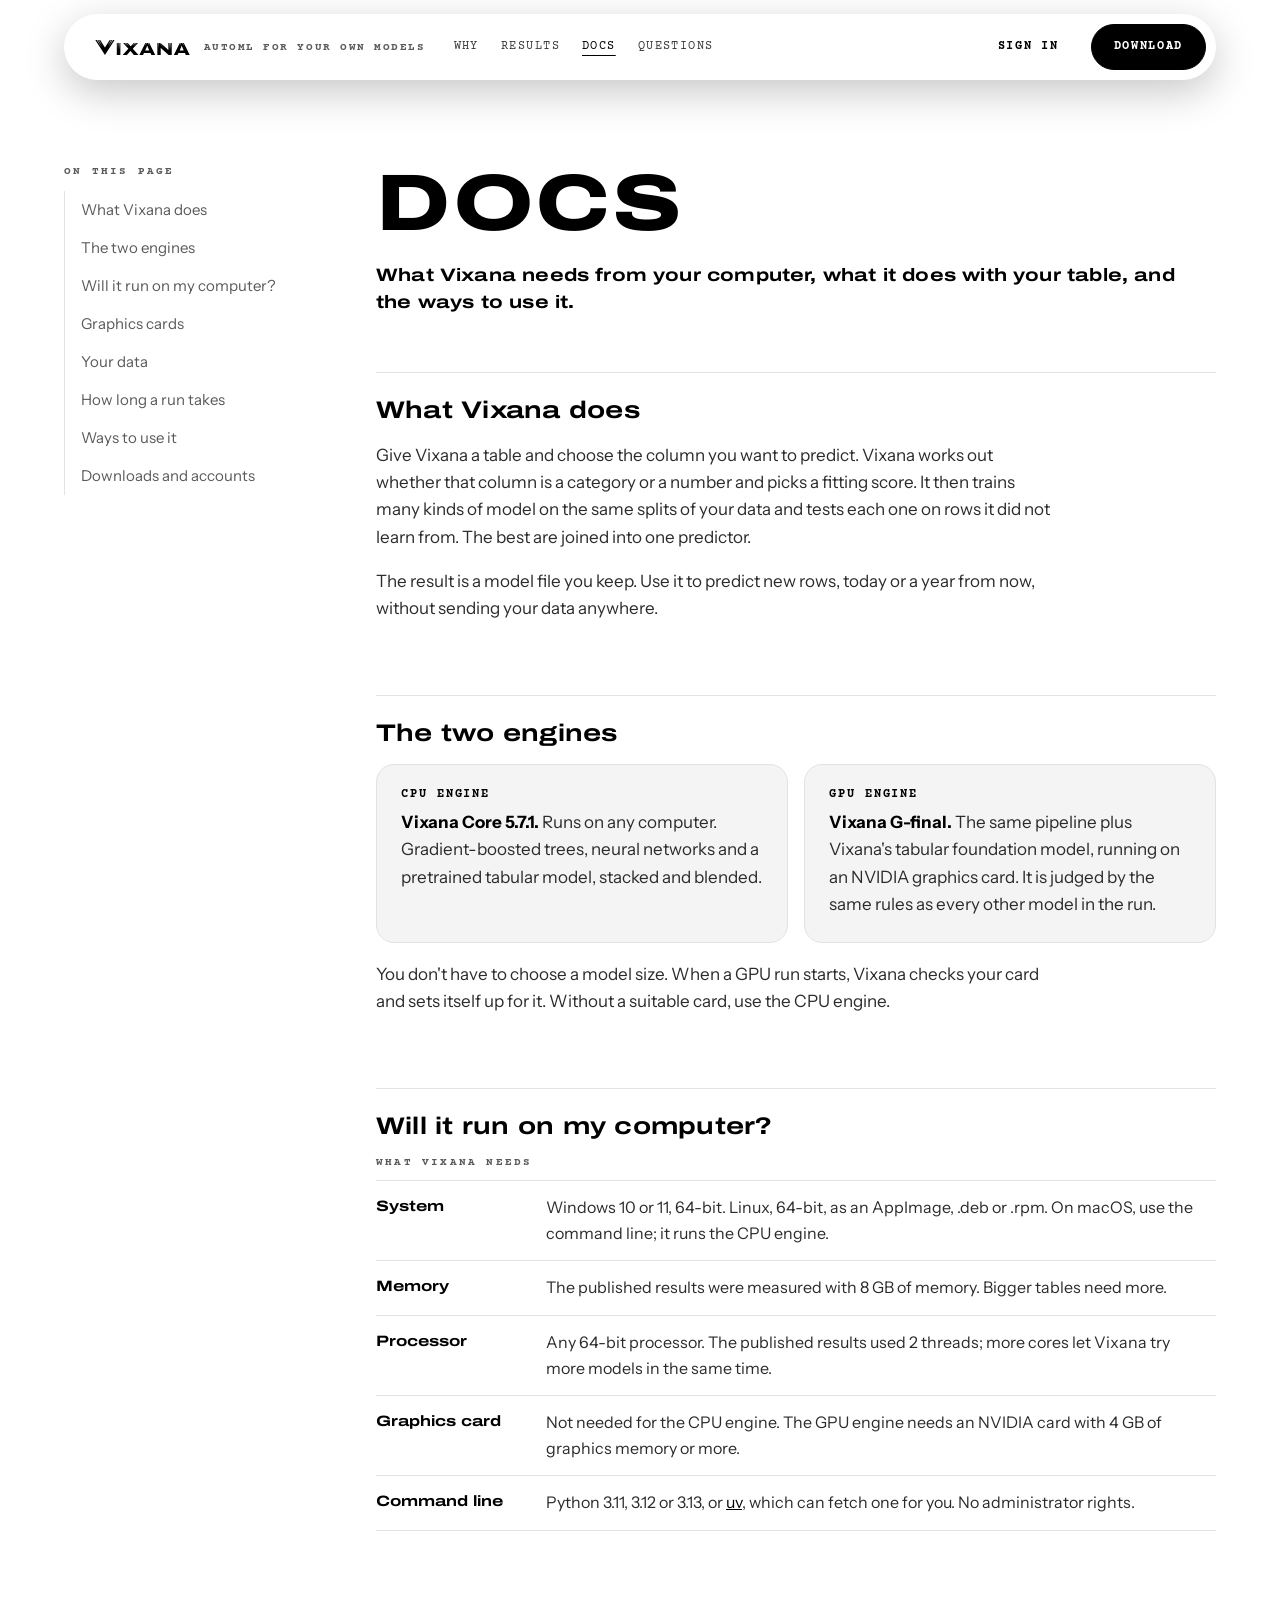
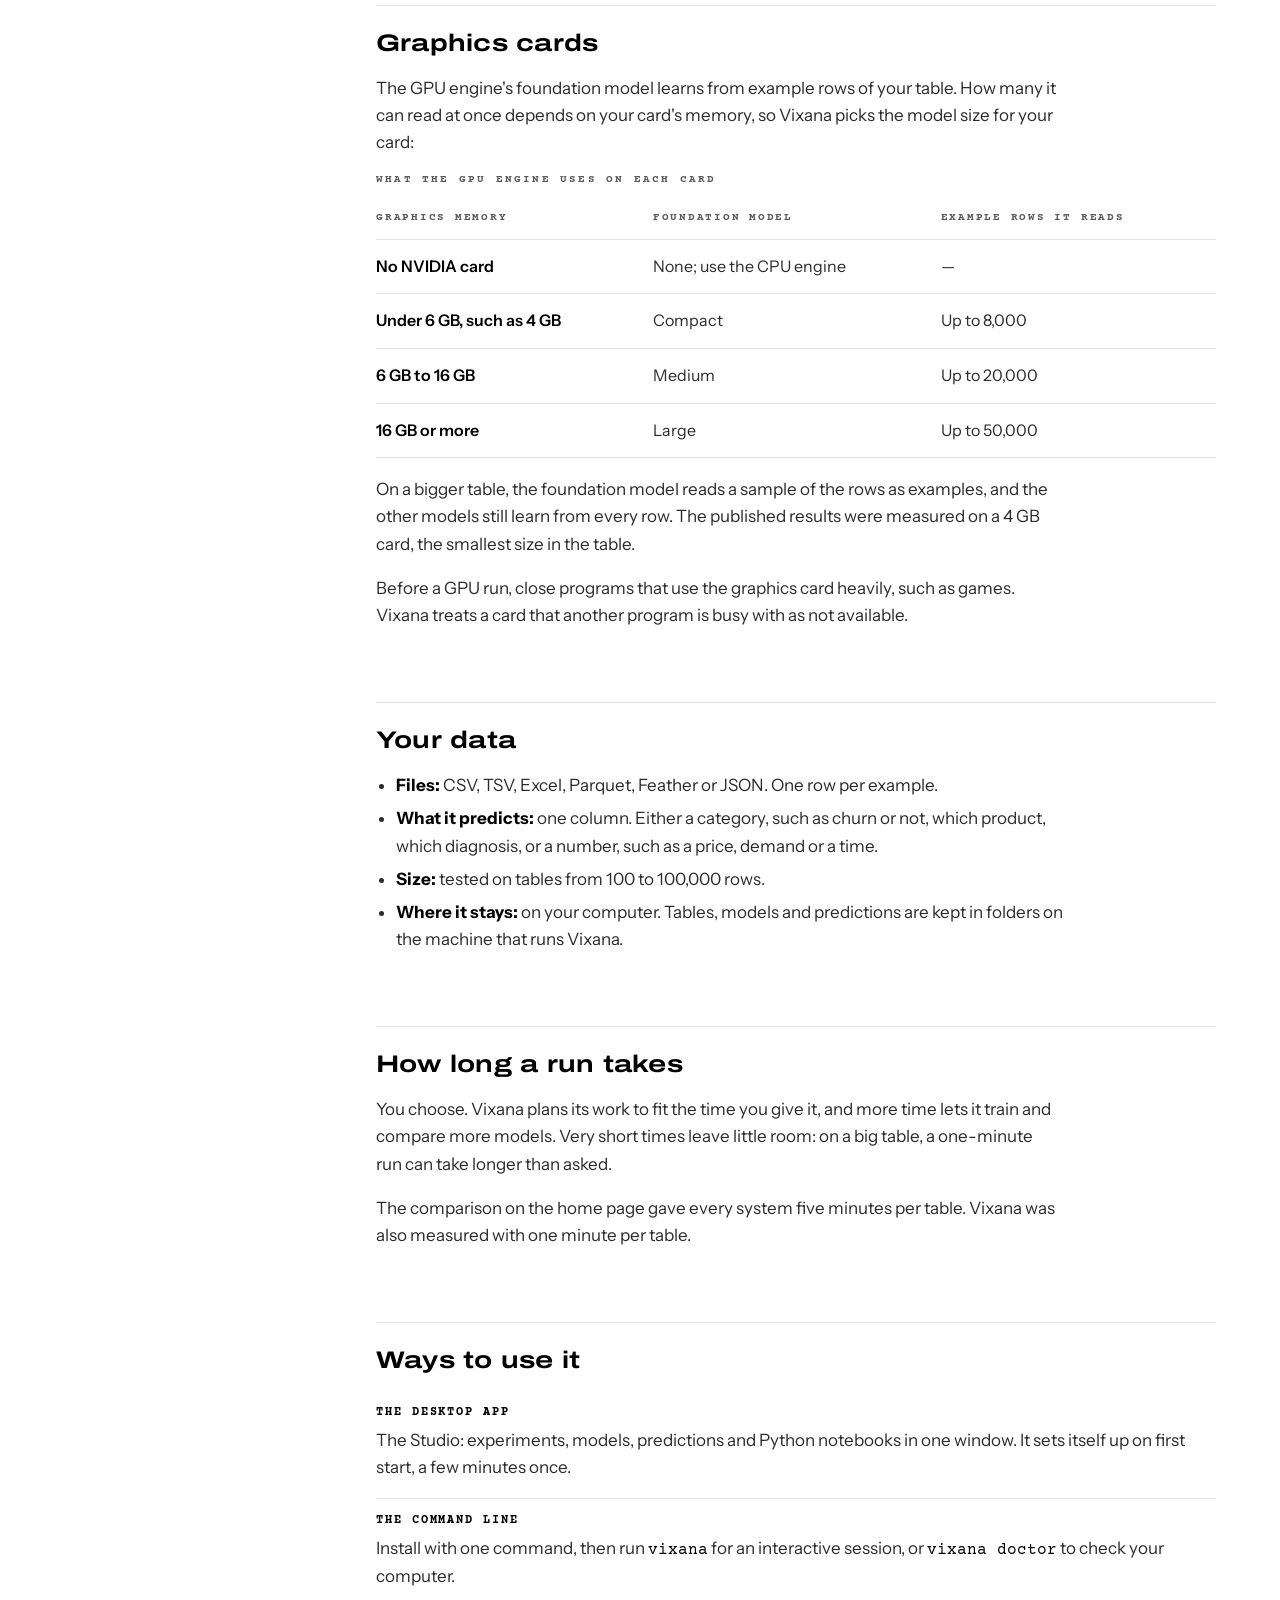
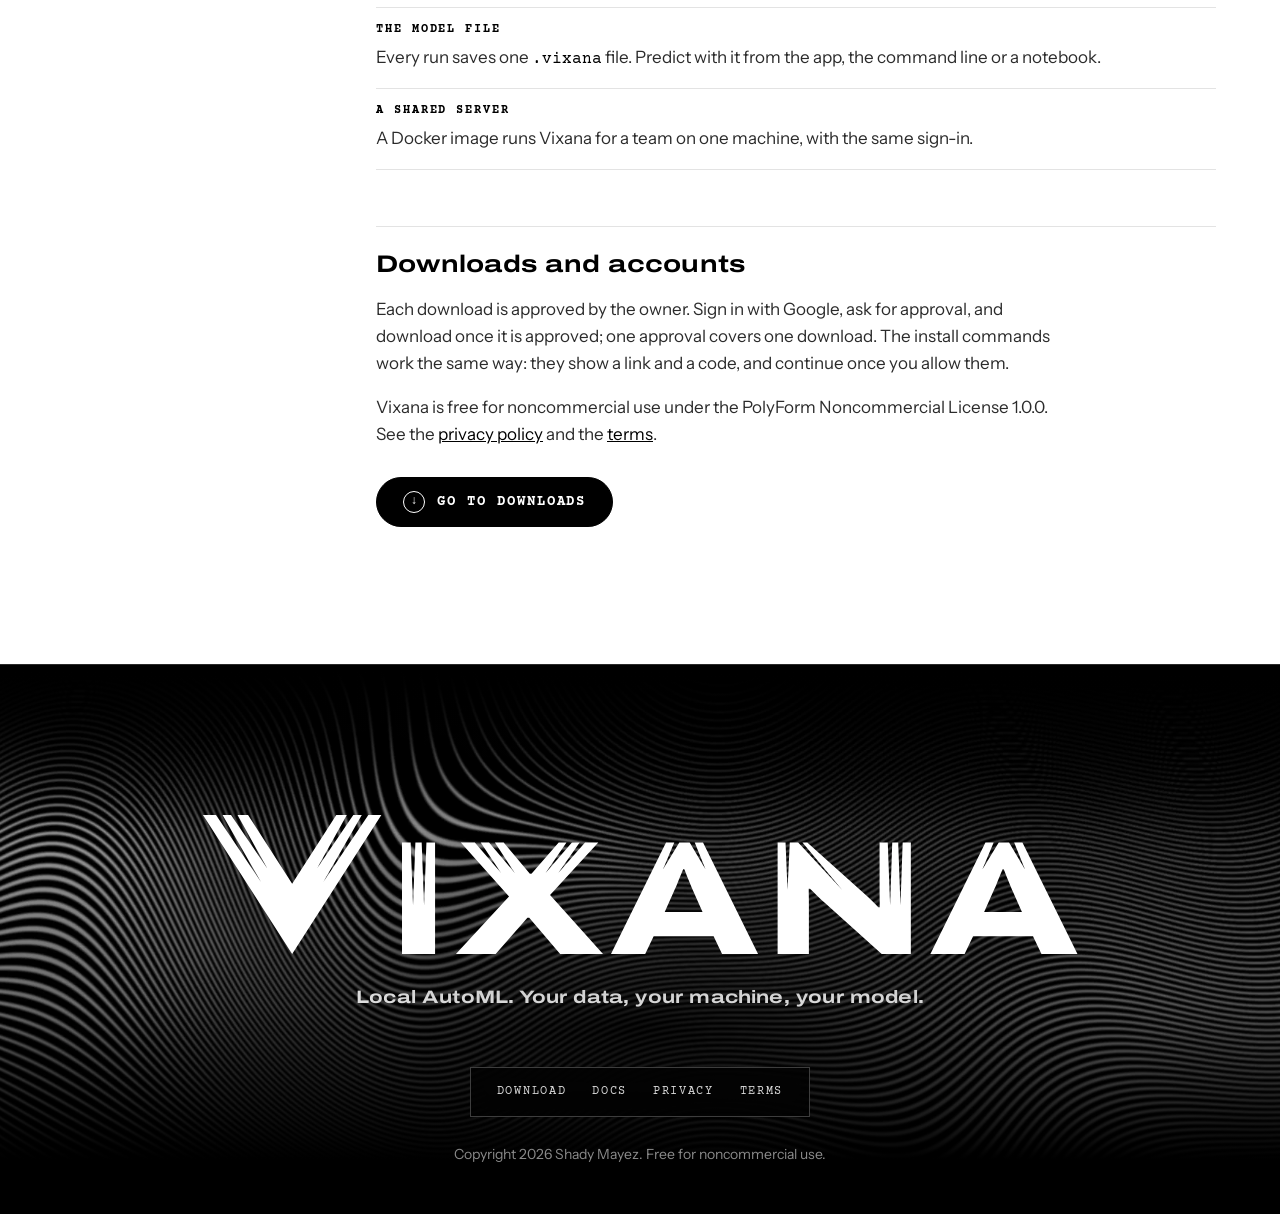
<file: docs.html>
<!doctype html>
<html lang="en">
<head>
<meta charset="utf-8">
<meta name="viewport" content="width=device-width, initial-scale=1">
<title>Docs — Vixana</title>
<meta name="description" content="What Vixana needs, what it does with your table, and how to use it: computers, graphics cards, data, time and the ways to run it.">
<meta name="theme-color" content="#000000">
<link rel="icon" href="assets/img/favicon.svg" type="image/svg+xml">
<link rel="stylesheet" href="styles.css?v=6.10.0">
</head>
<body class="page-light">
<a class="skip" href="#doc">Skip to content</a>
<header class="bar">
  <div class="bar-inner">
    <a class="bar-brand" href="./" aria-label="Vixana home">
      <img src="assets/img/statement.svg" alt="Vixana" width="754" height="100">
      <span class="bar-tag">AutoML for your own models</span>
    </a>
    <nav class="bar-nav" aria-label="Site">
      <a href="./#why">Why</a>
      <a href="./#results">Results</a>
      <a href="docs.html" aria-current="page">Docs</a>
      <a href="./#faq">Questions</a>
    </nav>
    <a class="bar-signin" href="login.html" data-account-link hidden>Sign in</a>
    <a class="btn btn-small" href="./#download">Download</a>
  </div>
</header>

<main class="docs" id="doc">
  <aside class="docs-toc" aria-label="On this page">
    <p class="docs-toc-title">On this page</p>
    <ol>
      <li><a href="#what">What Vixana does</a></li>
      <li><a href="#engines">The two engines</a></li>
      <li><a href="#hardware">Will it run on my computer?</a></li>
      <li><a href="#gpu">Graphics cards</a></li>
      <li><a href="#data">Your data</a></li>
      <li><a href="#time">How long a run takes</a></li>
      <li><a href="#use">Ways to use it</a></li>
      <li><a href="#download">Downloads and accounts</a></li>
    </ol>
  </aside>

  <article class="docs-body">
    <h1 class="inscription">Docs</h1>
    <p class="docs-lede">What Vixana needs from your computer, what it does with your table, and the ways to use it.</p>

    <section id="what">
      <h2>What Vixana does</h2>
      <p>Give Vixana a table and choose the column you want to predict. Vixana works out whether that column is a
        category or a number and picks a fitting score. It then trains many kinds of model on the same splits of your
        data and tests each one on rows it did not learn from. The best are joined into one predictor.</p>
      <p>The result is a model file you keep. Use it to predict new rows, today or a year from now, without sending
        your data anywhere.</p>
    </section>

    <section id="engines">
      <h2>The two engines</h2>
      <dl class="docs-pair">
        <div>
          <dt>CPU engine</dt>
          <dd><strong>Vixana Core 5.7.1.</strong> Runs on any computer. Gradient-boosted trees, neural networks and a
            pretrained tabular model, stacked and blended.</dd>
        </div>
        <div>
          <dt>GPU engine</dt>
          <dd><strong>Vixana G-final.</strong> The same pipeline plus Vixana's tabular foundation model, running on an
            NVIDIA graphics card. It is judged by the same rules as every other model in the run.</dd>
        </div>
      </dl>
      <p>You don't have to choose a model size. When a GPU run starts, Vixana checks your card and sets itself up
        for it. Without a suitable card, use the CPU engine.</p>
    </section>

    <section id="hardware">
      <h2>Will it run on my computer?</h2>
      <table class="spec">
        <caption>What Vixana needs</caption>
        <tbody>
          <tr><th scope="row">System</th><td>Windows 10 or 11, 64-bit. Linux, 64-bit, as an AppImage, .deb or .rpm.
            On macOS, use the command line; it runs the CPU engine.</td></tr>
          <tr><th scope="row">Memory</th><td>The published results were measured with 8 GB of memory. Bigger tables
            need more.</td></tr>
          <tr><th scope="row">Processor</th><td>Any 64-bit processor. The published results used 2 threads; more
            cores let Vixana try more models in the same time.</td></tr>
          <tr><th scope="row">Graphics card</th><td>Not needed for the CPU engine. The GPU engine needs an NVIDIA
            card with 4 GB of graphics memory or more.</td></tr>
          <tr><th scope="row">Command line</th><td>Python 3.11, 3.12 or 3.13, or <a href="https://docs.astral.sh/uv/">uv</a>,
            which can fetch one for you. No administrator rights.</td></tr>
        </tbody>
      </table>
    </section>

    <section id="gpu">
      <h2>Graphics cards</h2>
      <p>The GPU engine's foundation model learns from example rows of your table. How many it can read at once
        depends on your card's memory, so Vixana picks the model size for your card:</p>
      <table class="spec spec-grid">
        <caption>What the GPU engine uses on each card</caption>
        <thead>
          <tr><th scope="col">Graphics memory</th><th scope="col">Foundation model</th><th scope="col">Example rows it reads</th></tr>
        </thead>
        <tbody>
          <tr><td>No NVIDIA card</td><td>None; use the CPU engine</td><td>—</td></tr>
          <tr><td>Under 6 GB, such as 4 GB</td><td>Compact</td><td>Up to 8,000</td></tr>
          <tr><td>6 GB to 16 GB</td><td>Medium</td><td>Up to 20,000</td></tr>
          <tr><td>16 GB or more</td><td>Large</td><td>Up to 50,000</td></tr>
        </tbody>
      </table>
      <p>On a bigger table, the foundation model reads a sample of the rows as examples, and the other models still
        learn from every row. The published results were measured on a 4 GB card, the smallest size in the table.</p>
      <p>Before a GPU run, close programs that use the graphics card heavily, such as games. Vixana treats a card
        that another program is busy with as not available.</p>
    </section>

    <section id="data">
      <h2>Your data</h2>
      <ul>
        <li><strong>Files:</strong> CSV, TSV, Excel, Parquet, Feather or JSON. One row per example.</li>
        <li><strong>What it predicts:</strong> one column. Either a category, such as churn or not, which product,
          which diagnosis, or a number, such as a price, demand or a time.</li>
        <li><strong>Size:</strong> tested on tables from 100 to 100,000 rows.</li>
        <li><strong>Where it stays:</strong> on your computer. Tables, models and predictions are kept in folders on
          the machine that runs Vixana.</li>
      </ul>
    </section>

    <section id="time">
      <h2>How long a run takes</h2>
      <p>You choose. Vixana plans its work to fit the time you give it, and more time lets it train and compare
        more models. Very short times leave little room: on a big table, a one-minute run can take longer than
        asked.</p>
      <p>The comparison on the home page gave every system five minutes per table. Vixana was also measured with one
        minute per table.</p>
    </section>

    <section id="use">
      <h2>Ways to use it</h2>
      <dl class="docs-list">
        <div><dt>The desktop app</dt><dd>The Studio: experiments, models, predictions and Python notebooks in one
          window. It sets itself up on first start, a few minutes once.</dd></div>
        <div><dt>The command line</dt><dd>Install with one command, then run <code>vixana</code> for an interactive
          session, or <code>vixana doctor</code> to check your computer.</dd></div>
        <div><dt>The model file</dt><dd>Every run saves one <code>.vixana</code> file. Predict with it from the app,
          the command line or a notebook.</dd></div>
        <div><dt>A shared server</dt><dd>A Docker image runs Vixana for a team on one machine, with the same
          sign-in.</dd></div>
      </dl>
    </section>

    <section id="download">
      <h2>Downloads and accounts</h2>
      <p>Each download is approved by the owner. Sign in with Google, ask for approval, and download once it is
        approved; one approval covers one download. The install commands work the same way: they show a link and a
        code, and continue once you allow them.</p>
      <p>Vixana is free for noncommercial use under the PolyForm Noncommercial License 1.0.0. See the
        <a href="privacy.html">privacy policy</a> and the <a href="terms.html">terms</a>.</p>
      <p class="docs-next"><a class="btn btn-icon" href="./#download"><span class="btn-glyph" aria-hidden="true">↓</span><span class="btn-label">Go to downloads</span></a></p>
    </section>
  </article>
</main>

<footer class="foot">
  <div class="foot-bg" aria-hidden="true"></div>
  <img class="foot-mark" src="assets/img/statement.svg" alt="Vixana" width="754" height="100" loading="lazy">
  <p class="foot-line">Local AutoML. Your data, your machine, your model.</p>
  <nav aria-label="Footer">
    <a href="./#download">Download</a>
    <a href="docs.html">Docs</a>
    <a href="privacy.html">Privacy</a>
    <a href="terms.html">Terms</a>
  </nav>
  <p>Copyright 2026 Shady Mayez. Free for noncommercial use.</p>
</footer>
<script src="account.js?v=6.6.0-1" defer></script>
</body>
</html>
</file>
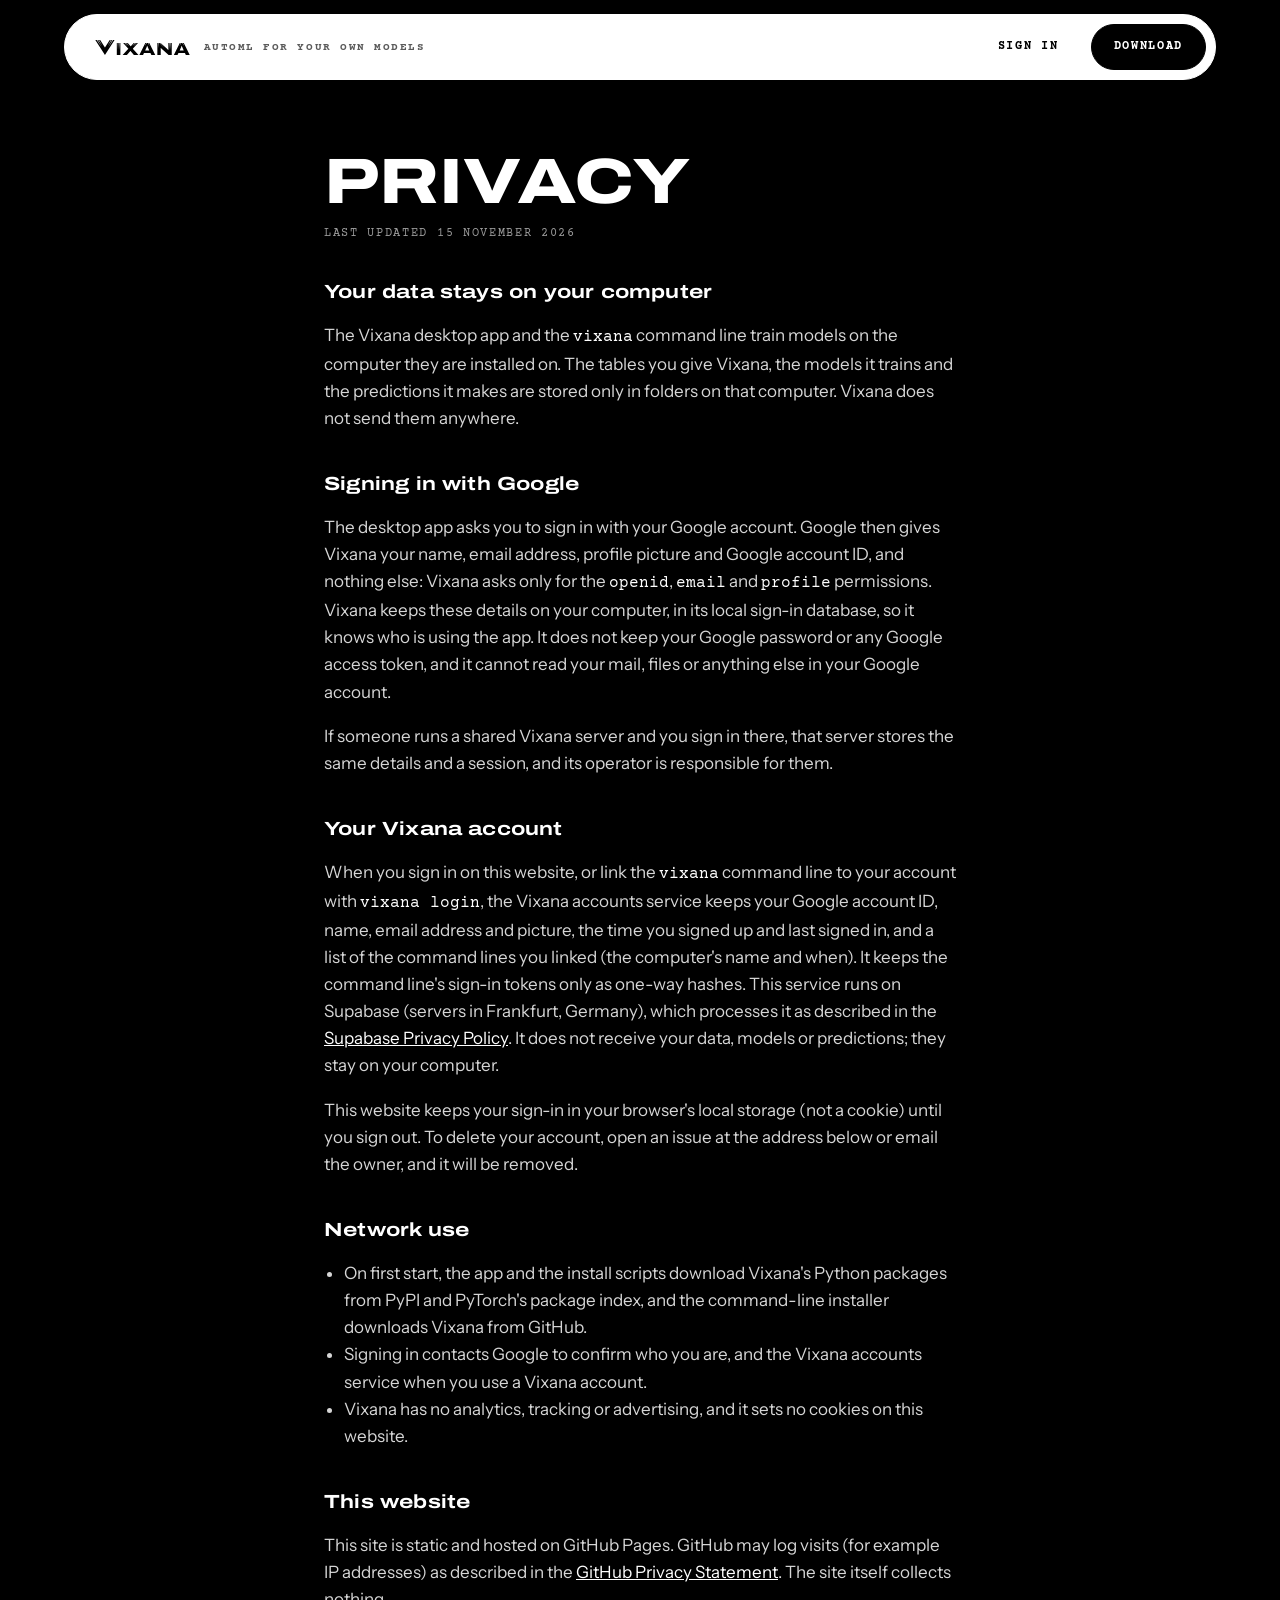
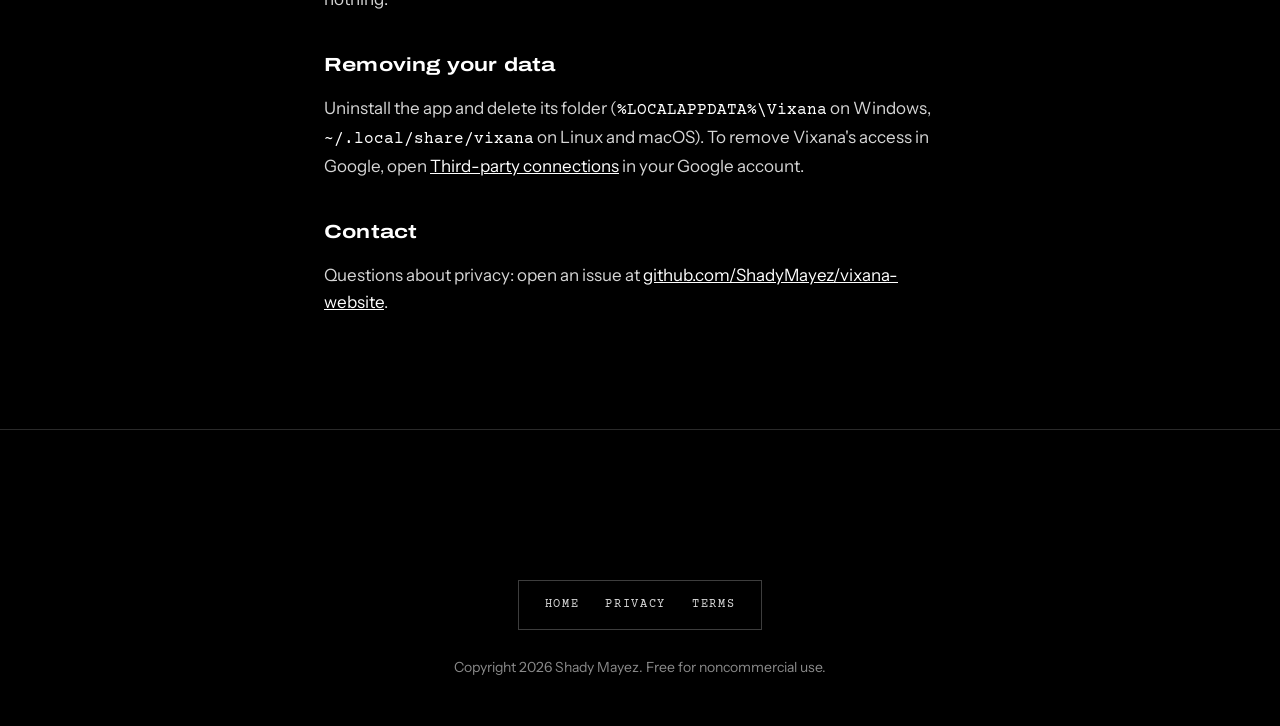
<file: privacy.html>
<!doctype html>
<html lang="en">
<head>
<meta charset="utf-8">
<meta name="viewport" content="width=device-width, initial-scale=1">
<title>Privacy — Vixana</title>
<meta name="theme-color" content="#000000">
<link rel="icon" href="assets/img/favicon.svg" type="image/svg+xml">
<link rel="stylesheet" href="styles.css?v=6.10.0">
</head>
<body>
<header class="bar">
  <div class="bar-inner">
    <a class="bar-brand" href="./" aria-label="Vixana home">
      <img src="assets/img/statement.svg" alt="Vixana" width="754" height="100">
      <span class="bar-tag">AutoML for your own models</span>
    </a>
    <a class="bar-signin" href="login.html" data-account-link hidden>Sign in</a>
    <a class="btn btn-small" href="./#download">Download</a>
  </div>
</header>
<main class="doc">
  <h1 class="inscription">Privacy</h1>
  <p class="doc-date">Last updated 15 November 2026</p>

  <h2>Your data stays on your computer</h2>
  <p>The Vixana desktop app and the <code>vixana</code> command line train models on the computer they are installed on.
    The tables you give Vixana, the models it trains and the predictions it makes are stored only in folders on that
    computer. Vixana does not send them anywhere.</p>

  <h2>Signing in with Google</h2>
  <p>The desktop app asks you to sign in with your Google account. Google then gives Vixana your name, email address,
    profile picture and Google account ID, and nothing else: Vixana asks only for the <code>openid</code>,
    <code>email</code> and <code>profile</code> permissions. Vixana keeps these details on your computer, in its local
    sign-in database, so it knows who is using the app. It does not keep your Google password or any Google access token,
    and it cannot read your mail, files or anything else in your Google account.</p>
  <p>If someone runs a shared Vixana server and you sign in there, that server stores the same details and a session,
    and its operator is responsible for them.</p>

  <h2>Your Vixana account</h2>
  <p>When you sign in on this website, or link the <code>vixana</code> command line to your account with
    <code>vixana login</code>, the Vixana accounts service keeps your Google account ID, name, email address and
    picture, the time you signed up and last signed in, and a list of the command lines you linked (the computer's name
    and when). It keeps the command line's sign-in tokens only as one-way hashes. This service runs on Supabase
    (servers in Frankfurt, Germany), which processes it as described in the
    <a href="https://supabase.com/privacy">Supabase Privacy Policy</a>. It does not receive your data, models or predictions; they stay on your computer.</p>
  <p>This website keeps your sign-in in your browser's local storage (not a cookie) until you sign out. To delete your account, open an issue at the address below or email the owner, and it will be removed.</p>

  <h2>Network use</h2>
  <ul>
    <li>On first start, the app and the install scripts download Vixana's Python packages from PyPI and PyTorch's
      package index, and the command-line installer downloads Vixana from GitHub.</li>
    <li>Signing in contacts Google to confirm who you are, and the Vixana accounts service when you use a Vixana account.</li>
    <li>Vixana has no analytics, tracking or advertising, and it sets no cookies on this website.</li>
  </ul>

  <h2>This website</h2>
  <p>This site is static and hosted on GitHub Pages. GitHub may log visits (for example IP addresses) as described in
    the <a href="https://docs.github.com/site-policy/privacy-policies/github-general-privacy-statement">GitHub Privacy
    Statement</a>. The site itself collects nothing.</p>

  <h2>Removing your data</h2>
  <p>Uninstall the app and delete its folder (<code>%LOCALAPPDATA%\Vixana</code> on Windows,
    <code>~/.local/share/vixana</code> on Linux and macOS). To remove Vixana's access in Google, open
    <a href="https://myaccount.google.com/connections">Third-party connections</a> in your Google account.</p>

  <h2>Contact</h2>
  <p>Questions about privacy: open an issue at
    <a href="https://github.com/ShadyMayez/vixana-website/issues">github.com/ShadyMayez/vixana-website</a>.</p>
</main>
<footer class="foot">
  <nav aria-label="Footer"><a href="./">Home</a><a href="privacy.html">Privacy</a><a href="terms.html">Terms</a></nav>
  <p>Copyright 2026 Shady Mayez. Free for noncommercial use.</p>
</footer>
<script src="account.js?v=6.6.0-1" defer></script>
</body>
</html>
</file>
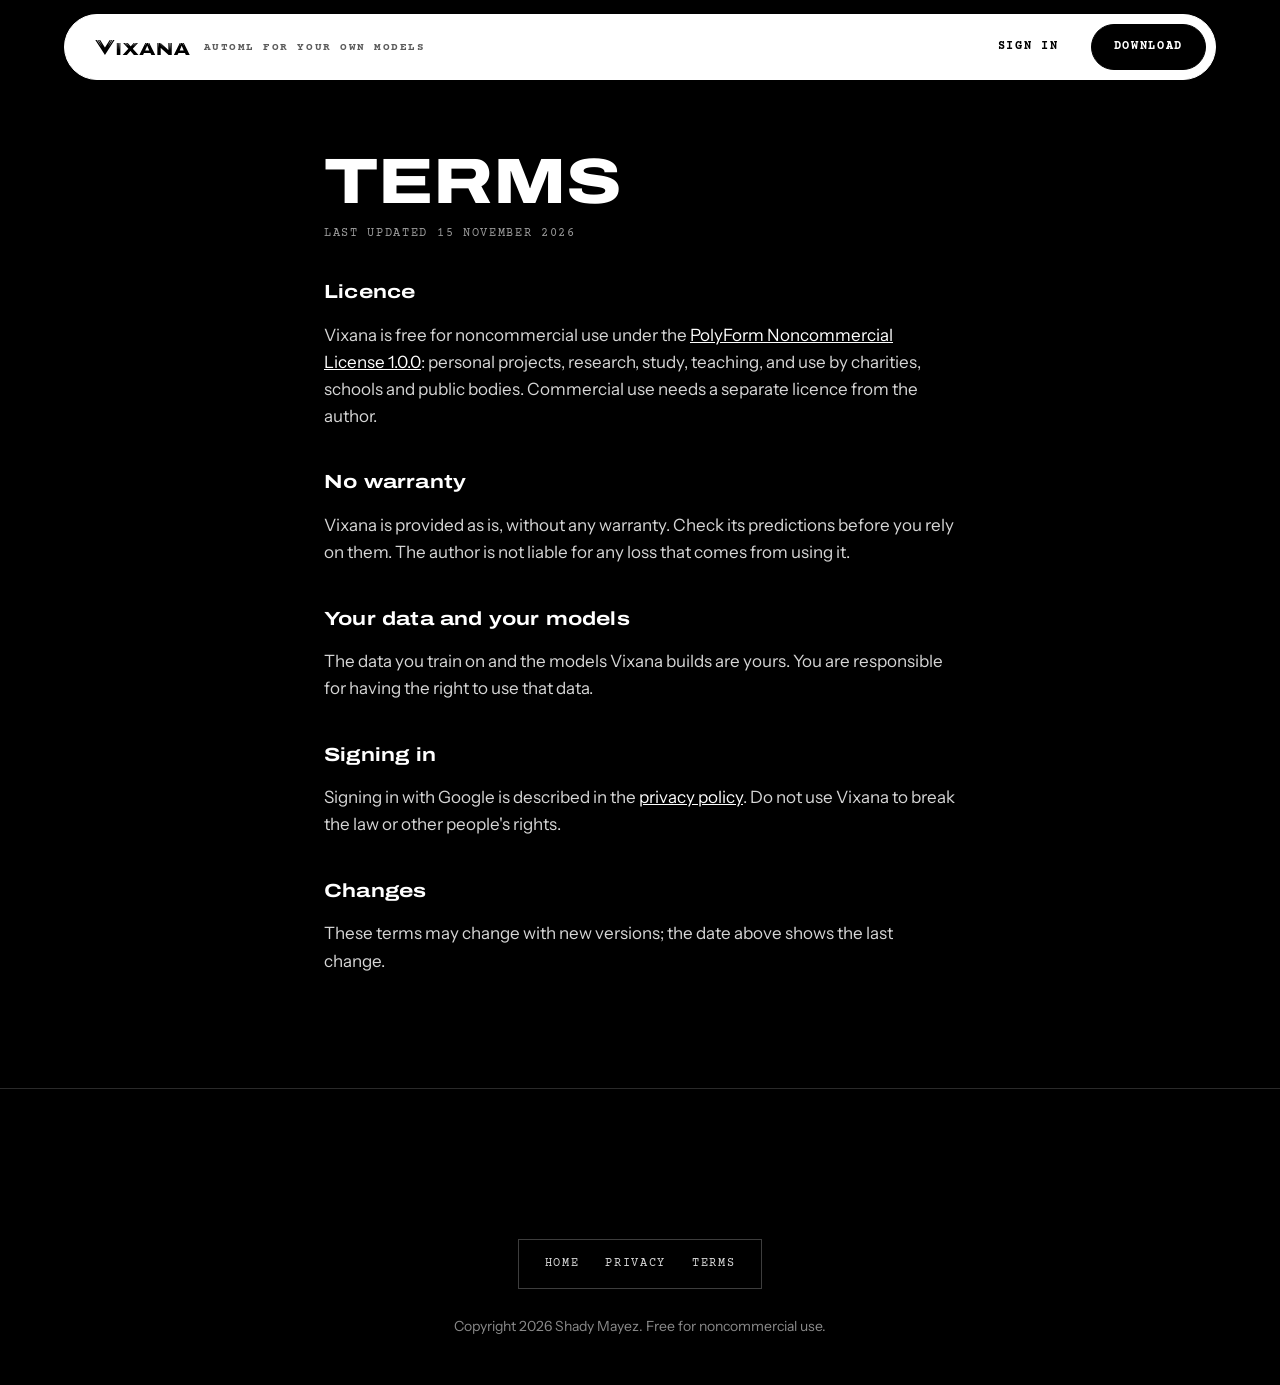
<file: terms.html>
<!doctype html>
<html lang="en">
<head>
<meta charset="utf-8">
<meta name="viewport" content="width=device-width, initial-scale=1">
<title>Terms — Vixana</title>
<meta name="theme-color" content="#000000">
<link rel="icon" href="assets/img/favicon.svg" type="image/svg+xml">
<link rel="stylesheet" href="styles.css?v=6.10.0">
</head>
<body>
<header class="bar">
  <div class="bar-inner">
    <a class="bar-brand" href="./" aria-label="Vixana home">
      <img src="assets/img/statement.svg" alt="Vixana" width="754" height="100">
      <span class="bar-tag">AutoML for your own models</span>
    </a>
    <a class="bar-signin" href="login.html" data-account-link hidden>Sign in</a>
    <a class="btn btn-small" href="./#download">Download</a>
  </div>
</header>
<main class="doc">
  <h1 class="inscription">Terms</h1>
  <p class="doc-date">Last updated 15 November 2026</p>

  <h2>Licence</h2>
  <p>Vixana is free for noncommercial use under the
    <a href="https://polyformproject.org/licenses/noncommercial/1.0.0">PolyForm Noncommercial License 1.0.0</a>:
    personal projects, research, study, teaching, and use by charities, schools and public bodies. Commercial use needs a
    separate licence from the author.</p>

  <h2>No warranty</h2>
  <p>Vixana is provided as is, without any warranty. Check its predictions before you rely on them. The author is not
    liable for any loss that comes from using it.</p>

  <h2>Your data and your models</h2>
  <p>The data you train on and the models Vixana builds are yours. You are responsible for having the right to use that
    data.</p>

  <h2>Signing in</h2>
  <p>Signing in with Google is described in the <a href="privacy.html">privacy policy</a>. Do not use Vixana to break
    the law or other people's rights.</p>

  <h2>Changes</h2>
  <p>These terms may change with new versions; the date above shows the last change.</p>
</main>
<footer class="foot">
  <nav aria-label="Footer"><a href="./">Home</a><a href="privacy.html">Privacy</a><a href="terms.html">Terms</a></nav>
  <p>Copyright 2026 Shady Mayez. Free for noncommercial use.</p>
</footer>
<script src="account.js?v=6.6.0-1" defer></script>
</body>
</html>
</file>
<file: styles.css>
/* Vixana website. Pure black and white, like the brand.
   Archivo Expanded for statements, titles and the softer lines (subtitles, questions; owner's choice 2026-11-20),
   Courier Prime for labels, buttons and commands, Instrument Sans for reading. */

@font-face { font-family: "Archivo Expanded"; src: url("assets/fonts/archivo-expanded-800.woff2") format("woff2"); font-weight: 800; font-display: swap; }
@font-face { font-family: "Archivo Expanded"; src: url("assets/fonts/archivo-expanded-700.woff2") format("woff2"); font-weight: 700; font-display: swap; }
@font-face { font-family: "Courier Prime"; src: url("assets/fonts/courier-prime-regular.woff2") format("woff2"); font-weight: 400; font-display: swap; }
@font-face { font-family: "Courier Prime"; src: url("assets/fonts/courier-prime-bold.woff2") format("woff2"); font-weight: 700; font-display: swap; }
@font-face { font-family: "Instrument Sans"; src: url("assets/fonts/instrument-sans-var.woff2") format("woff2"); font-weight: 400 700; font-display: swap; }
@font-face { font-family: "Geist Mono"; src: url("assets/fonts/geist-mono-var.woff2") format("woff2"); font-weight: 100 900; font-display: swap; }

:root {
  --ink: #000;
  --marble: #fff;
  --chalk: #d6d6d6;    /* reading text on black: 14:1 */
  --stone: #9a9a9a;    /* secondary text: 7.6:1 */
  --vein: #2a2a2a;     /* hairlines */
  --frame: #3d3d3d;    /* frames and outlines */
  --expanded: "Archivo Expanded", "Arial Black", Arial, sans-serif;
  --courier: "Courier Prime", "Courier New", monospace;
  --serif: "Cormorant Garamond", Georgia, serif;
  --sans: "Instrument Sans", system-ui, sans-serif;
  --gutter: clamp(16px, 5vw, 96px);
  --measure: 62ch;
  color-scheme: dark;
}

* { box-sizing: border-box; }
html { scroll-behavior: smooth; scroll-padding-top: 84px; }
body { margin: 0; background: var(--ink); color: var(--chalk); font: 400 17px/1.6 var(--sans); -webkit-font-smoothing: antialiased; font-variant-numeric: lining-nums; }
img { display: block; max-width: 100%; height: auto; }
a { color: var(--marble); }
code { font-family: var(--courier); font-size: 0.95em; color: var(--marble); }
:focus-visible { outline: 2px solid var(--marble); outline-offset: 3px; }
.skip { position: absolute; left: -9999px; top: 8px; background: var(--marble); color: var(--ink); padding: 8px 14px; z-index: 100; }
.skip:focus { left: 8px; }

/* ---------- buttons: typewriter capitals, square ---------- */
.btn {
  display: inline-flex; align-items: center; justify-content: center; gap: 12px;
  min-height: 50px; padding: 0 26px; border: 1px solid var(--marble); border-radius: 999px;
  background: var(--marble); color: var(--ink); text-decoration: none; cursor: pointer;
  font: 700 14px/1 var(--courier); letter-spacing: 0.14em; text-transform: uppercase;
  transition: background-color .2s, color .2s, border-color .2s;
}
.btn:hover { background: var(--ink); color: var(--marble); }
.btn-ghost { background: var(--ink); color: var(--marble); border-color: var(--frame); }
.btn-ghost:hover { border-color: var(--marble); }
.btn-small { min-height: 36px; padding: 0 16px; font-size: 12px; }
.btn-glyph { display: grid; place-items: center; width: 22px; height: 22px; border: 1px solid currentColor; border-radius: 50%; font-size: 12px; letter-spacing: 0; }

/* ---------- top bar ---------- */
.bar { position: sticky; top: 0; z-index: 20; display: flex; justify-content: center; padding: 14px var(--gutter); pointer-events: none; }
.bar-inner {
  pointer-events: auto; display: flex; align-items: center; gap: 26px; padding: 7px 7px 7px 20px;
  background: rgba(0, 0, 0, 0.78); backdrop-filter: blur(14px); -webkit-backdrop-filter: blur(14px);
  border: 1px solid var(--frame); border-radius: 999px;
}
.bar-brand { display: flex; align-items: center; gap: 14px; text-decoration: none; padding-right: 22px; border-right: 1px solid var(--frame); }
.bar-brand img { height: 13px; width: auto; }
.bar-tag { font: 700 11px/1 var(--courier); letter-spacing: 0.14em; text-transform: uppercase; color: var(--stone); white-space: nowrap; }
.bar-nav { display: flex; gap: 22px; }
.bar-nav a { font: 400 12px/1 var(--courier); letter-spacing: 0.12em; text-transform: uppercase; color: var(--stone); text-decoration: none; }
.bar-nav a:hover { color: var(--marble); }

/* ---------- hero: the name, built by the lines that flow into its V (hero.js) ---------- */
.hero { position: relative; margin-top: -80px; min-height: max(660px, 100svh); display: grid; place-items: center; padding: calc(96px + 9vh) var(--gutter) 5vh; overflow: hidden; isolation: isolate; }
.hero-flow { position: absolute; inset: 0; z-index: -1; width: 100%; height: 100%; }
.hero::after { content: ""; position: absolute; inset: auto 0 0; height: 160px; z-index: -1; background: linear-gradient(transparent, var(--ink)); pointer-events: none; }
/* film grain over everything in the hero, very light */
.hero::before { content: ""; position: absolute; inset: 0; z-index: 2; pointer-events: none; opacity: .07; mix-blend-mode: screen;
  background-image: url("data:image/svg+xml,%3Csvg xmlns='http://www.w3.org/2000/svg' width='220' height='220'%3E%3Cfilter id='n'%3E%3CfeTurbulence type='fractalNoise' baseFrequency='.85' numOctaves='2' stitchTiles='stitch'/%3E%3CfeColorMatrix values='0 0 0 0 1 0 0 0 0 1 0 0 0 0 1 0 0 0 1.4 -.35'/%3E%3C/filter%3E%3Crect width='100%25' height='100%25' filter='url(%23n)'/%3E%3C/svg%3E"); }
.hero-inner { position: relative; width: 100%; display: grid; justify-items: center; text-align: center; }
/* a pool of shadow under the words, so the lines pass behind them */
.hero-inner::before { content: ""; position: absolute; z-index: -1; left: 50%; top: 46%; width: min(1100px, 120vw); height: 120%; transform: translate(-50%, -50%);
  background: radial-gradient(closest-side, rgba(0,0,0,.92), rgba(0,0,0,.6) 55%, rgba(0,0,0,0)); pointer-events: none; }
.hero-name { margin: 0; width: min(860px, 80vw); line-height: 0; }
.statement-word { display: block; width: 100%; height: auto; fill: var(--marble); overflow: visible; }
.hero .statement-word { filter: drop-shadow(0 0 28px rgba(255,255,255,.16)) drop-shadow(0 18px 40px rgba(0,0,0,.9)); }
.word-sheen { display: none; mix-blend-mode: normal; }
.motion .word-sheen { display: inline; }
.hero-tag { margin: clamp(26px, 4vw, 48px) 0 0; font: 700 clamp(18px, 2.3vw, 30px)/1.3 var(--expanded); letter-spacing: 0.01em; color: var(--marble); }
.hero-meta { margin: 14px 0 0; font: 700 12px/1.4 var(--courier); letter-spacing: 0.2em; text-transform: uppercase; color: var(--stone); }
.hero-actions { display: flex; flex-wrap: wrap; justify-content: center; gap: 12px; margin-top: 36px; }
/* the sequence (only where motion is welcome; hero.js draws the lines in time with it): the V solidifies, the name wipes in, the words rise */
.motion .hero .word-v { animation: fade-in .9s 2.2s both; }
.motion .hero .word-rest { animation: wipe-in 1.1s 2.75s cubic-bezier(.65, 0, .2, 1) both; }
.motion .hero .hero-tag { animation: rise .9s 3.5s both; }
.motion .hero .hero-meta { animation: rise .9s 3.7s both; }
.motion .hero .hero-actions { animation: rise .9s 3.9s both; }
@keyframes fade-in { from { opacity: 0; } }
@keyframes wipe-in { from { clip-path: inset(0 100% 0 0); } to { clip-path: inset(0 0 0 0); } }
@keyframes rise { from { opacity: 0; transform: translateY(14px); } }

/* the Studio, right under the hero */
.intro { border-top: 0; padding-top: 40px; }
.intro-head { display: grid; grid-template-columns: 1fr 1fr; gap: 24px 64px; align-items: end; margin-bottom: 56px; }
.intro-head .section-lede { margin: 0; }
.shot { position: relative; margin: 0; width: 100%; padding: 10px; border: 1px solid var(--frame); border-radius: 22px; background: rgba(10, 10, 10, .72); box-shadow: 0 40px 120px rgba(0, 0, 0, .8); }
.shot img { width: 100%; border: 1px solid #1d1d1d; border-radius: 14px; }
.shot-caption { text-align: center; margin: 18px 0 0; font: 400 12px/1.5 var(--courier); letter-spacing: 0.12em; text-transform: uppercase; color: var(--stone); }

/* ---------- sections ---------- */
.section { position: relative; padding: 120px var(--gutter); border-top: 1px solid var(--vein); overflow: hidden; }
.section-art { isolation: isolate; }
.section-bg { position: absolute; inset: 0; z-index: -1; background-position: right center; background-size: max(100%, 1300px) auto; background-repeat: no-repeat; }
/* text sits on the left: keep that side darker, let the lines show on the right; fade into the next section */
.section-bg::after { content: ""; position: absolute; inset: 0; background: linear-gradient(90deg, rgba(0,0,0,.72) 0%, rgba(0,0,0,.35) 45%, rgba(0,0,0,0) 75%), linear-gradient(#000, rgba(0,0,0,0) 14%, rgba(0,0,0,0) 86%, #000); }
#download .section-bg { background-position: center bottom; }
#how .section-bg, #engines .section-bg, #results .section-bg { background-position: right top 30%; }
.wrap { max-width: 1600px; margin: 0 auto; }
.wrap-narrow { max-width: 1160px; }
.section-head { margin-bottom: 56px; }
.kicker { margin: 0 0 18px; font: 700 12px/1 var(--courier); letter-spacing: 0.22em; text-transform: uppercase; color: var(--stone); }
.title { margin: 0; font: 800 clamp(2.2rem, 5.4vw, 4.6rem)/0.95 var(--expanded); letter-spacing: 0.02em; text-transform: uppercase; color: var(--marble); }
.section-lede { margin: 24px 0 0; max-width: 52ch; font: 700 17px/1.55 var(--expanded); letter-spacing: 0.01em; color: var(--lede, #e2e2e2); }

/* why: six cards in a 3 x 2 grid, hairline separated */
.cards { display: grid; grid-template-columns: repeat(3, minmax(0, 1fr)); gap: 14px; }
.card { padding: 30px 28px 34px; border: 1px solid var(--frame); border-radius: 20px; background: rgba(255, 255, 255, .03); transition: background-color .25s, transform .25s; }
.card:hover { transform: translateY(-2px); }
.card:hover { background: rgba(255, 255, 255, .045); }
.card-tag { margin: 0 0 22px; font: 700 11px/1 var(--courier); letter-spacing: 0.2em; text-transform: uppercase; color: var(--stone); }
.card h3 { margin: 0 0 12px; font: 700 22px/1.2 var(--expanded); letter-spacing: 0.01em; color: var(--marble); }
.card p:last-child { margin: 0; font-size: 16px; }

/* how: five steps */
.steps { list-style: none; margin: 0; padding: 0; display: grid; grid-template-columns: repeat(5, minmax(0, 1fr)); border-top: 1px solid var(--frame); }
.steps li { padding: 28px 22px 8px 0; }
.steps li + li { padding-left: 22px; border-left: 1px solid var(--vein); }
.numeral { display: block; font: 800 44px/1 var(--expanded); color: var(--marble); }
.steps h3 { margin: 18px 0 10px; font: 700 13px/1 var(--courier); letter-spacing: 0.18em; text-transform: uppercase; color: var(--marble); }
.steps p { margin: 0; font-size: 16px; }

/* engines */
.engine-pair { display: grid; grid-template-columns: 1fr 1fr; border-top: 1px solid var(--frame); }
.engine { padding: 34px 40px 8px 0; }
.engine + .engine { padding-left: 40px; border-left: 1px solid var(--vein); }
.engine h3 { margin: 0; font: 800 clamp(3rem, 7vw, 5.5rem)/0.9 var(--expanded); color: var(--marble); }
.engine-name { margin: 16px 0 14px; font: 700 12px/1 var(--courier); letter-spacing: 0.18em; text-transform: uppercase; color: var(--stone); }
.engine p:last-child { max-width: 46ch; margin: 0; }

/* results */
.tablet { margin: 0; padding: 40px clamp(20px, 5vw, 64px); border: 1px solid var(--frame); border-radius: 24px; outline: none; background: rgba(0, 0, 0, .45); max-width: 1160px; }
.tablet p { margin: 0; font: 700 clamp(20px, 2.5vw, 31px)/1.3 var(--expanded); letter-spacing: 0.01em; color: var(--marble); font-variant-numeric: lining-nums; }
.facts { margin: 48px 0 0; display: grid; grid-template-columns: repeat(3, minmax(0, 1fr)); border-top: 1px solid var(--frame); }
.facts > div { padding: 26px 26px 0 0; }
.facts > div + div { padding-left: 26px; border-left: 1px solid var(--vein); }
.facts dt { font: 800 clamp(2rem, 3.6vw, 3rem)/1 var(--expanded); color: var(--marble); white-space: nowrap; }
.facts dd { margin: 14px 0 0; font-size: 16px; }
.results-note { margin: 40px 0 0; max-width: var(--measure); color: var(--stone); font-size: 15px; }

/* download: an arcade of three arches, the same parts at the same heights in each */
.arcade { display: grid; grid-template-columns: repeat(3, minmax(0, 1fr)); gap: 20px; align-items: stretch; }
.arch { border: 1px solid var(--frame); border-radius: 999px 999px 0 0; padding: 14px; display: flex;
  background: repeating-linear-gradient(to bottom, rgba(255,255,255,.14) 0 1.5px, transparent 1.5px 6px); transition: border-color .25s; }
.arch:hover, .arch:focus-within { border-color: var(--stone); }
.arch-inner { flex: 1; border: 1px solid #2c2c2c; border-radius: 999px 999px 0 0; display: grid; justify-items: center; text-align: center;
  grid-template-rows: auto auto auto 1fr auto; row-gap: 14px; padding: 46px 22px 26px; min-height: 480px;
  background: linear-gradient(to bottom, rgba(0,0,0,.6), #000 55%); }
.keystone { display: grid; place-items: center; width: 56px; height: 56px; margin-bottom: 26px; border: 1px solid var(--frame); border-radius: 50%; outline: 1px solid var(--vein); outline-offset: 5px; font: 700 22px/1 var(--courier); color: var(--marble); }
.arch-tag { margin: 0; font: 700 11px/1 var(--courier); letter-spacing: 0.2em; text-transform: uppercase; color: var(--stone); }
.arch h3 { margin: 0; font: 800 clamp(1.7rem, 2.6vw, 2.4rem)/1 var(--expanded); text-transform: uppercase; color: var(--marble); }
.arch-meta { margin: 0; max-width: 30ch; color: var(--stone); font-size: 15px; line-height: 1.5; }
.arch-action { align-self: end; width: 100%; display: grid; gap: 10px; }
.arch .btn { width: 100%; }
.alt { display: grid; grid-auto-flow: column; grid-auto-columns: 1fr; border: 1px solid var(--frame); border-radius: 999px; overflow: hidden; }
.alt a { display: grid; place-items: center; min-height: 36px; font: 700 11px/1 var(--courier); letter-spacing: 0.12em; text-transform: uppercase; color: var(--chalk); text-decoration: none; }
.alt a + a { border-left: 1px solid var(--frame); }
.alt a:hover { background: var(--marble); color: var(--ink); }
.tabs { display: flex; width: 100%; border: 1px solid var(--frame); border-radius: 999px; overflow: hidden; }
.tabs button { flex: 1; min-height: 36px; padding: 0 8px; border: 0; background: transparent; color: var(--stone); cursor: pointer; font: 700 11px/1 var(--courier); letter-spacing: 0.1em; text-transform: uppercase; }
.tabs button:hover { color: var(--marble); }
.tabs button[aria-selected="true"] { background: var(--marble); color: var(--ink); }
.cmd { width: 100%; display: flex; align-items: stretch; border: 1px solid var(--frame); border-radius: 14px; overflow: hidden; background: #050505; text-align: left; }
.cmd[hidden] { display: none; }
.cmd code { flex: 1; min-width: 0; padding: 11px 12px; font-size: 13px; line-height: 1.45; }
.copy { border: 0; border-left: 1px solid var(--frame); background: transparent; color: var(--marble); padding: 0 14px; cursor: pointer; font: 700 11px/1 var(--courier); letter-spacing: 0.12em; text-transform: uppercase; }
.copy:hover { background: var(--marble); color: var(--ink); }
.fine { margin: 28px 0 0; color: var(--stone); font-size: 14px; }

/* questions */
.faq details { border-top: 1px solid var(--vein); }
.faq details:last-of-type { border-bottom: 1px solid var(--vein); }
.faq summary { list-style: none; cursor: pointer; padding: 22px 44px 22px 0; position: relative; font: 700 19px/1.35 var(--expanded); letter-spacing: 0.01em; color: var(--marble); }
.faq summary::-webkit-details-marker { display: none; }
.faq summary::after { content: "+"; position: absolute; right: 4px; top: 20px; font: 400 26px/1 var(--courier); color: var(--stone); }
.faq details[open] summary::after { content: "−"; }
.faq details p { margin: 0 0 24px; max-width: var(--measure); }

/* footer: the drawn name over flowing white lines */
.foot { position: relative; isolation: isolate; overflow: hidden; border-top: 1px solid var(--vein); padding: 150px var(--gutter) 48px; display: grid; justify-items: center; gap: 26px; text-align: center; }
.foot-bg { position: absolute; inset: 0; z-index: -1; background: url("assets/bg/flow.webp") center 30% / cover no-repeat; }
.foot-bg::after { content: ""; position: absolute; inset: 0;
  background: radial-gradient(ellipse 40% 26% at 50% 66%, rgba(0,0,0,.8), rgba(0,0,0,0)), linear-gradient(#000 0%, rgba(0,0,0,.15) 30%, rgba(0,0,0,.4) 62%, #000 90%); }
.foot-mark { width: min(880px, 88vw); filter: drop-shadow(0 4px 40px rgba(0, 0, 0, .7)); }
.foot .foot-line { margin: 4px 0 30px; font: 700 clamp(15px, 1.6vw, 18px)/1.5 var(--expanded); letter-spacing: 0.01em; color: #e2e2e2; }
.foot nav { display: flex; flex-wrap: wrap; justify-content: center; gap: 12px 26px; padding: 18px 26px; border: 1px solid var(--frame); background: rgba(0, 0, 0, .7); backdrop-filter: blur(10px); -webkit-backdrop-filter: blur(10px); }
.foot nav a { font: 400 12px/1 var(--courier); letter-spacing: 0.14em; text-transform: uppercase; color: var(--chalk); text-decoration: none; }
.foot nav a:hover { color: var(--marble); }
.foot p { margin: 0; color: #8a8a8a; font-size: 14px; }

/* sign in and account pages */
.bar-signin { font: 700 12px/1 var(--courier); letter-spacing: 0.14em; text-transform: uppercase; color: var(--marble); text-decoration: none; padding: 0 4px; }
.bar-signin:hover { text-decoration: underline; text-underline-offset: 4px; }
.bar-signin[hidden] { display: none; }
.auth { min-height: calc(100svh - 160px); display: grid; place-content: center; justify-items: center; gap: 22px; padding: 48px var(--gutter) 80px;
  background: url("assets/bg/converge.webp?v=6.3") center / max(100%, 1300px) auto no-repeat; }
.auth-card { width: min(480px, 100%); padding: 40px clamp(22px, 5vw, 44px); border: 1px solid var(--frame); border-radius: 24px; outline: none; background: rgba(0, 0, 0, .88); backdrop-filter: blur(8px); -webkit-backdrop-filter: blur(8px); }
.auth-title { margin: 0 0 14px; font: 800 clamp(1.8rem, 4vw, 2.4rem)/1 var(--expanded); text-transform: uppercase; color: var(--marble); overflow-wrap: anywhere; }
.auth-sub { margin: 30px 0 12px; font: 700 12px/1 var(--courier); letter-spacing: 0.18em; text-transform: uppercase; color: var(--stone); }
.auth-lede { margin: 0 0 24px; color: var(--chalk); }
.btn-google { width: 100%; }
.auth-facts { margin: 0 0 20px; border-top: 1px solid var(--frame); }
.auth-facts > div { display: flex; justify-content: space-between; gap: 16px; padding: 12px 0; border-bottom: 1px solid var(--vein); }
.auth-facts > div[hidden], .auth-facts[hidden] { display: none; }
.auth-facts dt { font: 700 11px/1.6 var(--courier); letter-spacing: 0.14em; text-transform: uppercase; color: var(--stone); }
.auth-facts dd { margin: 0; color: var(--marble); text-align: right; }
.auth-code { font: 700 22px/1 var(--courier); letter-spacing: 0.12em; }
.auth-warn { margin: 0 0 24px; font-size: 14px; color: var(--stone); }
.auth-actions { display: flex; flex-wrap: wrap; gap: 10px; }
.auth-actions .btn { flex: 1; }
.auth-done { margin: 0; font: 700 17px/1.45 var(--expanded); letter-spacing: 0.01em; color: var(--marble); }
.auth-error { margin: 16px 0 0; padding: 12px 14px; border: 1px solid var(--frame); color: var(--marble); background: #111; }
.auth-fine { max-width: 480px; margin: 0; text-align: center; color: var(--stone); font-size: 14px; }
.auth-who { display: flex; align-items: center; gap: 18px; }
.auth-who img { width: 56px; height: 56px; border-radius: 50%; border: 1px solid var(--frame); }
.auth-who img[hidden] { display: none; }
.auth-who .auth-title { margin: 0; }
.auth-email { margin: 6px 0 0; color: var(--stone); overflow-wrap: anywhere; }
.auth-apps { list-style: none; margin: 0 0 20px; padding: 0; border-top: 1px solid var(--vein); }
.auth-apps li { display: flex; justify-content: space-between; gap: 12px; padding: 12px 0; border-bottom: 1px solid var(--vein); font-size: 15px; }
.auth-apps strong { color: var(--marble); font-weight: 600; }
.auth-apps span { color: var(--stone); white-space: nowrap; }
.auth-card-wide { width: min(760px, 100%); }
.requests { list-style: none; margin: 0; padding: 0; border-top: 1px solid var(--vein); }
.requests > li { padding: 14px 0; border-bottom: 1px solid var(--vein); color: var(--stone); }
.request { display: grid; grid-template-columns: 1fr auto; gap: 6px 16px; align-items: center; }
.request-focus { outline: 1px solid var(--marble); outline-offset: 6px; }
.request-who { display: flex; flex-direction: column; min-width: 0; }
.request-who strong { color: var(--marble); font-weight: 600; overflow-wrap: anywhere; }
.request-who span { font-size: 14px; overflow-wrap: anywhere; }
.request-what { grid-column: 1 / -1; font-size: 14px; overflow-wrap: anywhere; }
.request-status { grid-row: 1; grid-column: 2; font: 700 11px/1 var(--courier); letter-spacing: 0.14em; text-transform: uppercase; padding: 6px 10px; border: 1px solid var(--frame); border-radius: 999px; }
.request-pending { color: var(--marble); border-color: var(--marble); }
.request .auth-actions { grid-column: 1 / -1; margin-top: 6px; }
.auth-actions a.btn { text-align: center; }

/* privacy and terms pages */
.doc { max-width: 760px; margin: 0 auto; padding: 56px var(--gutter) 96px; }
.doc .inscription { margin: 0; font: 800 clamp(2.4rem, 6vw, 4rem)/1 var(--expanded); text-transform: uppercase; color: var(--marble); }
.doc-date { color: var(--stone); margin: 14px 0 40px; font: 400 12px/1 var(--courier); letter-spacing: 0.14em; text-transform: uppercase; }
.doc h2 { margin: 40px 0 10px; font: 700 19px/1.3 var(--expanded); letter-spacing: 0.01em; color: var(--marble); }
.doc p, .doc li { max-width: var(--measure); }
.doc ul { padding-left: 20px; }

/* ---------- smaller screens ---------- */
/* ---------- white sections (owner 2026-11-20: more white). The same tokens, inverted. ---------- */
.section-light { --ink: #fff; --marble: #000; --chalk: #2b2b2b; --stone: #5a5a5a; --vein: #e3e3e3; --frame: #cfcfcf; --lede: #2b2b2b;
  color-scheme: light; background: var(--ink); color: var(--chalk); }
.section-light .card { background: #f4f4f4; border-color: #e2e2e2; }
.section-light .card:hover { background: #ececec; }
.section-light .shot { background: #0a0a0a; border-color: #0a0a0a; box-shadow: 0 30px 90px rgba(0, 0, 0, .28); }
.section-light .shot img { border-color: #222; }
.intro.section-light { padding-top: 110px; }

/* ---------- docs page: white, a contents list on the left (owner 2026-11-20) ---------- */
body.page-light { background: #fff; }
.docs { --ink: #fff; --marble: #000; --chalk: #2b2b2b; --stone: #5a5a5a; --vein: #e3e3e3; --frame: #cfcfcf;
  color-scheme: light; background: var(--ink); color: var(--chalk);
  display: grid; grid-template-columns: 240px minmax(0, 1fr); gap: 72px; max-width: 1600px; margin: 0 auto;
  padding: 72px var(--gutter) 120px; }
.docs-toc { position: sticky; top: 104px; align-self: start; }
.docs-toc-title { margin: 0 0 14px; font: 700 11px/1 var(--courier); letter-spacing: 0.2em; text-transform: uppercase; color: var(--stone); }
.docs-toc ol { list-style: none; margin: 0; padding: 0; border-left: 1px solid var(--vein); }
.docs-toc a { display: block; padding: 7px 0 7px 16px; margin-left: -1px; border-left: 1px solid transparent; color: var(--stone); text-decoration: none; font-size: 15px; }
.docs-toc a:hover { color: var(--marble); border-left-color: var(--marble); }
.docs-body { max-width: 1040px; }
.docs-body .inscription { margin: 0; font: 800 clamp(2.6rem, 7vw, 5rem)/0.95 var(--expanded); letter-spacing: 0.02em; text-transform: uppercase; color: var(--marble); }
.docs-lede { margin: 20px 0 0; max-width: 46ch; font: 700 18px/1.5 var(--expanded); letter-spacing: 0.01em; color: var(--marble); }
.docs-body section { padding-top: 56px; scroll-margin-top: 90px; }
.docs-body h2 { margin: 0 0 16px; padding-top: 22px; border-top: 1px solid var(--vein); font: 700 24px/1.25 var(--expanded); letter-spacing: 0.01em; color: var(--marble); }
.docs-body p, .docs-body li { max-width: var(--measure); }
.docs-body ul { padding-left: 20px; }
.docs-body li { margin: 6px 0; }
.docs-body strong { color: var(--marble); }
.docs-pair { display: grid; grid-template-columns: 1fr 1fr; gap: 16px; margin: 0 0 18px; }
.docs-pair > div { padding: 24px; border-radius: 18px; background: #f4f4f4; border: 1px solid #e2e2e2; }
.docs-pair dt, .docs-list dt { margin: 0 0 8px; font: 700 12px/1 var(--courier); letter-spacing: 0.16em; text-transform: uppercase; color: var(--marble); }
.docs-pair dd, .docs-list dd { margin: 0; }
.docs-list > div { padding: 16px 0; border-bottom: 1px solid var(--vein); }
.docs-list { margin: 0; }
.spec { width: 100%; border-collapse: collapse; margin: 4px 0 18px; font-size: 16px; }
.spec caption { text-align: left; padding: 0 0 12px; font: 700 11px/1 var(--courier); letter-spacing: 0.2em; text-transform: uppercase; color: var(--stone); }
.spec th, .spec td { text-align: left; vertical-align: top; padding: 14px 16px 14px 0; border-top: 1px solid var(--vein); }
.spec tbody tr:last-child > * { border-bottom: 1px solid var(--vein); }
.spec th[scope="row"] { width: 170px; font: 700 15px/1.5 var(--expanded); color: var(--marble); }
.spec-grid thead th { font: 700 11px/1.3 var(--courier); letter-spacing: 0.16em; text-transform: uppercase; color: var(--stone); border-top: 0; }
.spec-grid tbody td:first-child { font-weight: 600; color: var(--marble); }
.docs .btn:hover { background: var(--ink); color: var(--marble); }
.docs-next { margin-top: 28px; }
.bar-nav a[aria-current="page"] { color: var(--marble); }
@media (max-width: 900px) {
  .docs { grid-template-columns: 1fr; gap: 32px; padding-top: 40px; }
  .docs-toc { position: static; }
  .docs-pair { grid-template-columns: 1fr; }
  .spec th[scope="row"] { width: 110px; }
}

@media (max-width: 1100px) { .bar-nav { display: none; } }
@media (max-width: 1000px) {
  .cards { grid-template-columns: 1fr 1fr; }
  .steps { grid-template-columns: 1fr 1fr; }
  .steps li, .steps li + li { padding: 24px 18px 16px 0; border-left: 0; border-bottom: 1px solid var(--vein); }
  .arcade { grid-template-columns: 1fr; max-width: 460px; margin: 0 auto; }
  .arch-inner { min-height: 420px; }
  .facts { grid-template-columns: 1fr; }
  .facts > div, .facts > div + div { padding: 22px 0; border-left: 0; border-bottom: 1px solid var(--vein); }
}
@media (max-width: 720px) {
  body { font-size: 16px; }
  .bar-tag { display: none; }
  .bar-brand { border-right: 0; padding-right: 0; }
  .bar-inner { gap: 14px; }
  .cards, .steps { grid-template-columns: 1fr; }
  .engine-pair { grid-template-columns: 1fr; }
  .engine + .engine { padding-left: 0; border-left: 0; border-top: 1px solid var(--vein); }
  .section { padding: 84px var(--gutter); }
  .section-bg { opacity: .5; } /* on a phone the text covers the whole width, so the lines step back */
  .intro-head { grid-template-columns: 1fr; }
  .foot { padding-top: 110px; }
}
@media (prefers-reduced-motion: reduce) { html { scroll-behavior: auto; } * { transition: none !important; } }

/* =====================================================================================================================
   6.8 (owner 2026-11-20): the home page in full-width bands, after the shape of a link-in-bio landing page, kept to
   black, white and greys. A white pill menu, split bands (words on one side, a rounded picture card on the other),
   a bento grid, a pill-shaped command field, and the footer as one big rounded card.
   ===================================================================================================================== */
html { scroll-padding-top: 104px; }

/* the menu: a white pill */
.bar-inner { width: min(1600px, 100%); gap: 28px; padding: 9px 9px 9px 30px; background: #fff; border: 1px solid #fff;
  box-shadow: 0 12px 40px rgba(0, 0, 0, .22); backdrop-filter: none; -webkit-backdrop-filter: none; }
.bar-brand { border-right: 0; padding-right: 0; margin-right: auto; }
.bar-brand:has(+ .bar-nav) { margin-right: 0; }
.bar-nav { margin-right: auto; }
.bar-brand img { height: 15px; filter: invert(1); }
.bar-tag { color: #5a5a5a; }
.bar-nav a { color: #3a3a3a; }
.bar-nav a:hover, .bar-nav a[aria-current="page"] { color: #000; }
.bar-nav a[aria-current="page"] { text-decoration: underline; text-underline-offset: 6px; }
.bar-signin { color: #000; }
.bar .btn { min-height: 46px; padding: 0 22px; background: #000; color: #fff; border-color: #000; }
.bar .btn:hover { background: #fff; color: #000; }
.btn-dark { background: #000; color: #fff; border-color: #000; }
.btn-dark:hover { background: #fff; color: #000; border-color: #000; }

/* bands */
.band { position: relative; padding: clamp(84px, 10vw, 150px) var(--gutter); overflow: hidden; isolation: isolate; }
.band-inner { position: relative; width: 100%; max-width: 1600px; margin: 0 auto; }
.band-black { background: #000; }
.band-graphite { background: #121212; }
.band-white, .band-paper { --ink: #fff; --marble: #000; --chalk: #2b2b2b; --stone: #5a5a5a; --vein: #e3e3e3; --frame: #cfcfcf;
  --lede: #2b2b2b; color-scheme: light; color: var(--chalk); }
.band-white { background: #fff; }
.band-paper { background: #f1f1ef; }
.split { display: grid; grid-template-columns: minmax(0, 1fr) minmax(0, 1fr); gap: clamp(40px, 6vw, 110px); align-items: center; }
.split-text .title { font-size: clamp(2.2rem, 4.2vw, 4.4rem); }
.lede { margin: 24px 0 0; max-width: 54ch; font-size: 19px; line-height: 1.6; color: var(--chalk); }
.lede strong { color: var(--marble); }
.split-text > .btn { margin-top: 36px; }
.title-center { text-align: center; margin: 0 auto; max-width: 20ch; }
.lede-center { margin: 24px auto 0; text-align: center; }

/* the picture cards */
.media-card { position: relative; margin: 0; border-radius: 40px; overflow: hidden; aspect-ratio: 1 / 1; display: flex;
  flex-direction: column; justify-content: center; align-items: center; gap: 18px; padding: clamp(24px, 4vw, 60px); }
.media-art { background: #0b0b0b var(--art) center / cover no-repeat; border: 1px solid #262626; }
.media-art img { width: 100%; border-radius: 14px; border: 1px solid #2a2a2a; box-shadow: 0 30px 80px rgba(0, 0, 0, .75); }
.media-art figcaption { font: 700 11px/1 var(--courier); letter-spacing: 0.2em; text-transform: uppercase; color: #bdbdbd; }
.media-ink { --marble: #fff; --chalk: #d6d6d6; --stone: #9a9a9a; --vein: #2a2a2a; --frame: #3d3d3d; background: #000; color: var(--chalk); }

/* the hero, now words on the left and the Studio on the right */
.hero.band { margin-top: -96px; min-height: max(720px, 100svh); padding: calc(120px + 4vh) var(--gutter) 8vh; display: grid; place-items: center; }
.hero .hero-inner { justify-items: center; text-align: center; }
.hero .hero-name { width: min(860px, 86vw); }
.hero .hero-lede { margin-left: auto; margin-right: auto; }
.hero .field { margin-left: auto; margin-right: auto; }
.hero-tag { margin-top: 30px; font-size: clamp(22px, 2.4vw, 34px); }
.hero-lede { margin: 18px 0 0; max-width: 50ch; font-size: 18px; color: #cfcfcf; }
.hero-actions { justify-content: center; margin-top: 18px; }
.motion .hero .hero-lede, .motion .hero .field { animation: rise .9s 3.7s both; }
.hero .split-media { animation: none; }

/* the command, shaped like a sign-up field */
.field { display: flex; align-items: center; gap: 10px; width: 100%; max-width: 600px; margin-top: 30px; padding: 8px 8px 8px 22px;
  border-radius: 18px; background: #fff; color: #000; text-align: left; }
.field code { flex: 1; min-width: 0; color: #000; font: 400 14px/1.45 var(--courier); overflow-wrap: anywhere; }
.field .btn { flex: none; min-height: 48px; }
.field-center { margin: 40px auto 0; }

/* five steps as a stack of pill links */
.stack-head { display: grid; justify-items: center; gap: 12px; margin-bottom: 8px; font: 700 12px/1 var(--courier); letter-spacing: 0.2em;
  text-transform: uppercase; color: #bdbdbd; }
.stack-head img { width: 64px; height: 64px; border-radius: 50%; background: #fff; padding: 12px; }
.pill-stack { list-style: none; margin: 0; padding: 0; width: 100%; max-width: 480px; display: grid; gap: 12px; }
.pill-stack li { display: flex; align-items: center; gap: 16px; padding: 10px 24px 10px 10px; border-radius: 999px; background: #fff; color: #2b2b2b; font-size: 17px; }
.pill-stack strong { color: #000; }
.pill-num { flex: none; display: grid; place-items: center; width: 44px; height: 44px; border-radius: 50%; background: #000; color: #fff; font: 800 13px/1 var(--expanded); }

/* engines: four cards fanned out, one per kind of computer */
.fan { position: relative; aspect-ratio: 1 / 1; }
.fan-card { position: absolute; width: 64%; aspect-ratio: 5 / 4; border-radius: 32px; padding: clamp(20px, 2.4vw, 32px); display: flex;
  flex-direction: column; justify-content: flex-start; gap: 10px; box-shadow: 0 -16px 50px rgba(0, 0, 0, .55); }
.fan-1 { right: 0; top: 2%; transform: rotate(5deg); background: #3a3a3a; color: #fff; }
.fan-2 { right: 8%; top: 17%; transform: rotate(2deg); background: #c9c9c9; color: #000; }
.fan-3 { right: 16%; top: 32%; transform: rotate(-1deg); background: #fff; color: #000; }
.fan-4 { right: 24%; top: 47%; transform: rotate(-4deg); background: #000; color: #fff; border: 1px solid #3a3a3a; }
.fan-card .fan-sub { margin-top: auto; }
.fan-tag { font: 700 11px/1 var(--courier); letter-spacing: 0.18em; text-transform: uppercase; opacity: .7; }
.fan-big { font: 800 clamp(26px, 3vw, 46px)/1 var(--expanded); text-transform: uppercase; }
.fan-sub { font-size: 15px; opacity: .8; }

/* results: the numbers in a black card, the systems as tiles */
.stats { justify-content: center; align-items: stretch; }
.stats .facts { margin: 0; width: 100%; grid-template-columns: 1fr; border-top: 0; }
.stats .facts > div, .stats .facts > div + div { padding: 26px 0; border-left: 0; border-bottom: 1px solid #2a2a2a; }
.stats .facts > div:last-child { border-bottom: 0; }
.stats .facts dt { font-size: clamp(2.2rem, 4.4vw, 4rem); }
.tiles-title { margin: clamp(64px, 8vw, 110px) 0 20px; text-align: center; font: 700 12px/1 var(--courier); letter-spacing: 0.2em; text-transform: uppercase; color: var(--stone); }
.tiles { list-style: none; margin: 0; padding: 0; display: flex; flex-wrap: wrap; justify-content: center; gap: 12px; }
.tiles li { padding: 26px 34px; border-radius: 28px; background: #000; color: #fff; font: 800 clamp(15px, 1.5vw, 21px)/1 var(--expanded); text-transform: uppercase; }
.tiles li:nth-child(even) { background: #fff; color: #000; box-shadow: inset 0 0 0 1px #d6d6d6; }

/* why: bento */
.bento { margin-top: clamp(40px, 5vw, 64px); display: grid; grid-template-columns: repeat(3, minmax(0, 1fr)); gap: 16px; }
.tile-card { position: relative; isolation: isolate; overflow: hidden; min-height: 320px; padding: clamp(28px, 3vw, 44px); border-radius: 32px;
  display: flex; flex-direction: column; justify-content: flex-end; }
.tile-wide { grid-column: span 2; }
.tile-full { grid-column: 1 / -1; min-height: 360px; }
.tile-card h3 { margin: 0 0 12px; font: 800 clamp(22px, 2.2vw, 32px)/1.08 var(--expanded); text-transform: uppercase; letter-spacing: 0.01em; }
.tile-card p { margin: 0; max-width: 48ch; font-size: 17px; }
.tile-ink { background: #000; color: #d6d6d6; }
.tile-graphite { background: #1c1c1c; color: #d6d6d6; }
.tile-ink h3, .tile-graphite h3, .tile-ink code { color: #fff; }
.tile-paper { background: #f1f1ef; color: #2b2b2b; }
.tile-paper h3 { color: #000; }
.tile-art::before { content: ""; position: absolute; inset: 0; z-index: -1; background: var(--art) right center / cover no-repeat; opacity: .6; }
.tile-art::after { content: ""; position: absolute; inset: 0; z-index: -1; background: linear-gradient(90deg, #000 20%, rgba(0, 0, 0, 0) 75%); }

/* one line under an arch */
.quote { display: grid; justify-items: center; text-align: center; gap: 44px; }
.quote-arch { width: min(680px, 92vw); margin: 0; }
.quote-arch svg { display: block; width: 100%; height: auto; }
.quote-text { margin: 0; max-width: 26ch; font: 800 clamp(24px, 3vw, 44px)/1.18 var(--expanded); color: #000; }

/* install: three rounded cards, the middle one white */
.installs { margin-top: clamp(40px, 5vw, 64px); display: grid; grid-template-columns: repeat(3, minmax(0, 1fr)); gap: 16px; align-items: stretch; }
.install { border-radius: 32px; padding: 38px 32px 34px; background: #141414; border: 1px solid #262626; display: flex; flex-direction: column; align-items: stretch; gap: 14px; }
.install:nth-child(2) { --ink: #fff; --marble: #000; --chalk: #2b2b2b; --stone: #5a5a5a; --frame: #cfcfcf; --vein: #e3e3e3; background: #fff; border-color: #fff; color: var(--chalk); }
.install-tag { margin: 0; font: 700 11px/1 var(--courier); letter-spacing: 0.2em; text-transform: uppercase; color: var(--stone); }
.install h3 { margin: 0; font: 800 clamp(28px, 3vw, 44px)/1 var(--expanded); text-transform: uppercase; color: var(--marble); }
.install-meta { margin: 0 0 auto; padding-bottom: 14px; color: var(--stone); font-size: 15px; }
#download .fine { max-width: 90ch; margin: 32px auto 0; text-align: center; }

/* questions: rounded white rows */
.faq-inner { max-width: 1040px; }
.faq .title { margin-bottom: clamp(36px, 4vw, 56px); }
.faq details, .faq details:last-of-type { border: 0; margin: 0 0 12px; padding: 0 30px; border-radius: 22px; background: #fff; }
.faq summary { padding: 26px 44px 26px 0; }
.faq summary::after { right: 0; top: 24px; }

/* the last call */
.band-final { padding-top: clamp(130px, 15vw, 220px); padding-bottom: clamp(130px, 15vw, 220px); }
.band-art { position: absolute; inset: 0; z-index: -1; background: var(--art) center / cover no-repeat; opacity: .7; }
.band-art::after { content: ""; position: absolute; inset: 0; background: radial-gradient(ellipse 55% 45% at 50% 50%, rgba(0, 0, 0, .9), rgba(0, 0, 0, .25)); }
.final { display: grid; justify-items: center; }

/* footer: one big rounded white card */
.site-foot { background: #000; padding: 0 var(--gutter) var(--gutter); }
.foot-card { max-width: 1600px; margin: 0 auto; padding: clamp(32px, 5vw, 72px); border-radius: 32px; background: #fff; color: #2b2b2b; }
.foot-cols { display: grid; grid-template-columns: repeat(4, minmax(0, 1fr)); gap: 32px; }
.foot-cols a { display: block; padding: 6px 0; color: #2b2b2b; text-decoration: none; }
.foot-cols a:hover { color: #000; text-decoration: underline; text-underline-offset: 4px; }
.foot-head { margin: 0 0 12px; font: 700 12px/1 var(--courier); letter-spacing: 0.2em; text-transform: uppercase; color: #000; }
.foot-base { margin-top: clamp(40px, 5vw, 72px); padding-top: 28px; border-top: 1px solid #e3e3e3; display: flex; flex-wrap: wrap;
  justify-content: space-between; align-items: center; gap: 16px; }
.foot-base img { height: 24px; width: auto; filter: invert(1); }
.foot-base p { margin: 0; color: #5a5a5a; font-size: 14px; }
.site-foot :focus-visible, .band-white :focus-visible, .band-paper :focus-visible { outline-color: #000; }

/* 6.9: the Studio band's list, who it is for, and the proof card */
.ticks { list-style: none; margin: 26px 0 0; padding: 0; display: grid; gap: 10px; max-width: 54ch; }
.ticks li { position: relative; padding-left: 30px; font-size: 17px; }
.ticks li::before { content: ""; position: absolute; left: 0; top: .5em; width: 14px; height: 7px; border-left: 2px solid #000; border-bottom: 2px solid #000; transform: rotate(-45deg); }
.who { margin-top: clamp(40px, 5vw, 64px); display: grid; grid-template-columns: repeat(3, minmax(0, 1fr)); gap: 16px; }
.who-card { border-radius: 32px; padding: clamp(26px, 2.6vw, 38px); background: #141414; border: 1px solid #262626; color: #cfcfcf; display: flex; flex-direction: column; }
.who-role { margin: 0 0 18px; font: 700 11px/1 var(--courier); letter-spacing: 0.2em; text-transform: uppercase; color: #9a9a9a; }
.who-card h3 { margin: 0 0 22px; font: 800 clamp(20px, 1.9vw, 27px)/1.12 var(--expanded); text-transform: uppercase; color: #fff; }
.who-card dl { margin: auto 0 0; display: grid; gap: 8px; }
.who-card dl > div { display: grid; grid-template-columns: 1fr; gap: 6px; padding: 12px 16px; border-radius: 16px; background: #000; }
.who-card dt { font: 700 11px/1.3 var(--courier); letter-spacing: 0.14em; text-transform: uppercase; color: #9a9a9a; }
.who-card dd { margin: 0; color: #fff; font-size: 16px; line-height: 1.4; }
.who-note { margin: 14px 0 0; font-size: 14px; color: #5a5a5a; }
.who-light { background: #fff; border-color: #fff; color: #2b2b2b; }
.who-light .who-role { color: #5a5a5a; }
.who-light h3 { color: #000; }
.who-light dl > div { background: #f1f1ef; }
.who-light dt { color: #5a5a5a; }
.who-light dd { color: #000; }
.proof { list-style: none; counter-reset: proof; margin: 26px 0 0; padding: 0; display: grid; grid-template-columns: repeat(4, minmax(0, 1fr)); gap: 10px; }
.proof li { counter-increment: proof; padding: 16px; border-radius: 18px; background: #000; display: grid; gap: 6px; align-content: start; }
.proof li::before { content: counter(proof); display: grid; place-items: center; width: 30px; height: 30px; margin-bottom: 6px; border-radius: 50%; background: #fff; color: #000; font: 800 12px/1 var(--expanded); }
.proof strong { color: #fff; font: 800 13px/1.2 var(--expanded); text-transform: uppercase; }
.proof span { font-size: 14px; line-height: 1.4; color: #bdbdbd; }
.tile-proof { justify-content: flex-start; }

@media (max-width: 1000px) {
  .split { grid-template-columns: 1fr; }
  .who { grid-template-columns: 1fr 1fr; }
  .proof { grid-template-columns: 1fr 1fr; }
  .split-flip .split-media { order: 2; }
  .media-card { aspect-ratio: auto; min-height: 420px; }
  .fan { width: 100%; max-width: 560px; justify-self: center; }
  .bento { grid-template-columns: 1fr 1fr; }
  .installs { grid-template-columns: 1fr; }
  .foot-cols { grid-template-columns: 1fr 1fr; }
}
@media (max-width: 720px) {
  .bar-inner { gap: 12px; padding: 7px 7px 7px 20px; }
  .bar .btn { min-height: 40px; padding: 0 16px; }
  .hero.band { padding-top: 130px; }
  .bento { grid-template-columns: 1fr; }
  .tile-wide, .tile-full { grid-column: auto; }
  .tile-card { min-height: 0; padding-top: 80px; }
  .field { flex-direction: column; align-items: stretch; padding: 14px; }
  .field .btn { width: 100%; }
  .media-card { min-height: 0; padding: 22px; border-radius: 28px; }
  .tiles li { padding: 18px 22px; border-radius: 20px; }
  .faq details, .faq details:last-of-type { padding: 0 20px; }
  .who { grid-template-columns: 1fr; }
  .who-card dl > div { grid-template-columns: 1fr; gap: 4px; }
  .proof { grid-template-columns: 1fr; }
  .fan { aspect-ratio: 4 / 5; }
  .fan-1 { top: 0; } .fan-2 { top: 19%; } .fan-3 { top: 38%; } .fan-4 { top: 57%; }
  .fan-card { padding: 16px 18px; gap: 8px; }
  .fan-big { font-size: 22px; }
}

/* 6.10: proof under the hero, makers on the tiles */
.hero-proof { display: inline-grid; justify-items: center; gap: 4px; margin-top: 22px; padding: 12px 22px; border: 1px solid #3d3d3d; border-radius: 999px;
  background: rgba(0, 0, 0, .6); color: #fff; text-decoration: none; }
.hero-proof strong { font: 800 13px/1.2 var(--expanded); text-transform: uppercase; letter-spacing: 0.02em; }
.hero-proof span { font-size: 14px; color: #bdbdbd; }
.hero-proof:hover { border-color: #fff; }
.motion .hero .hero-proof { animation: rise .9s 3.8s both; }
.tiles li { display: grid; gap: 8px; justify-items: center; text-align: center; }
.tiles li small { font: 700 10px/1 var(--courier); letter-spacing: 0.16em; text-transform: uppercase; opacity: .7; }
.final .hero-actions { justify-content: center; }
@media (max-width: 720px) { .hero-proof { border-radius: 22px; } }
</file>
